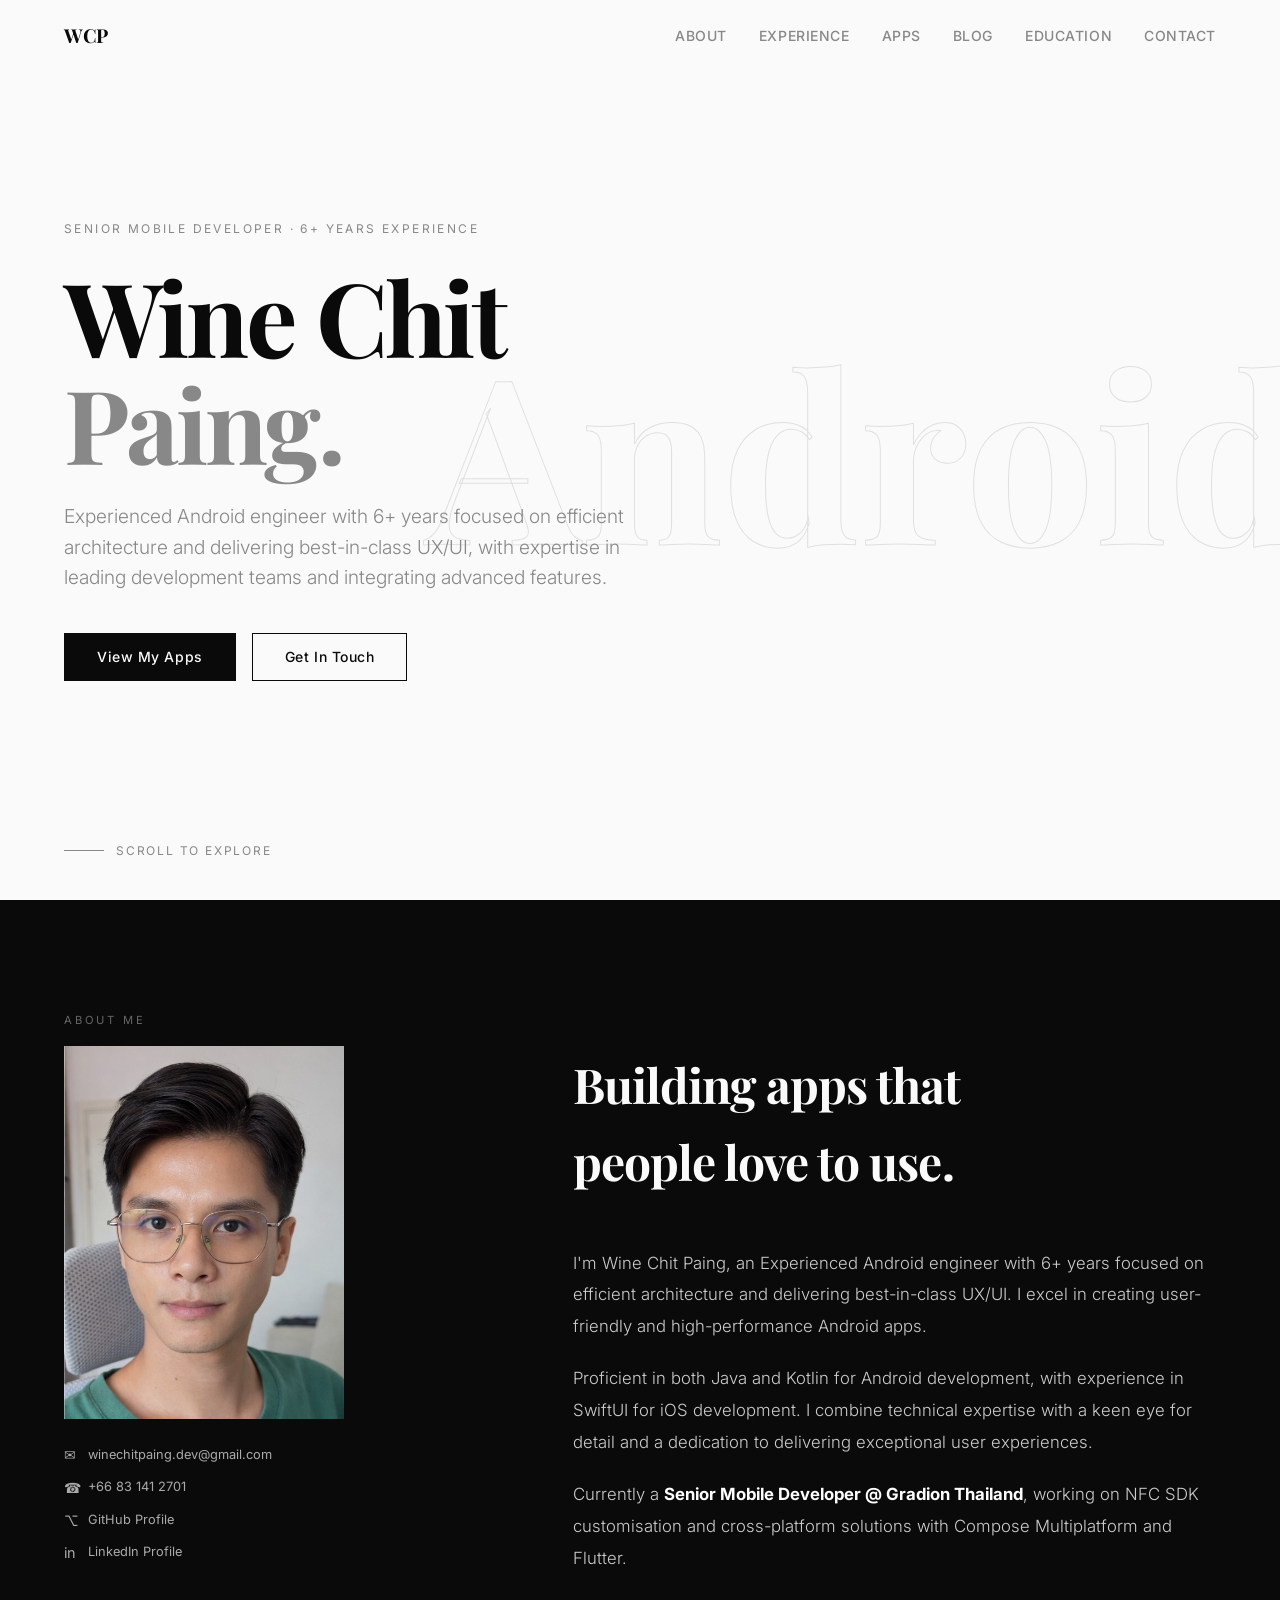
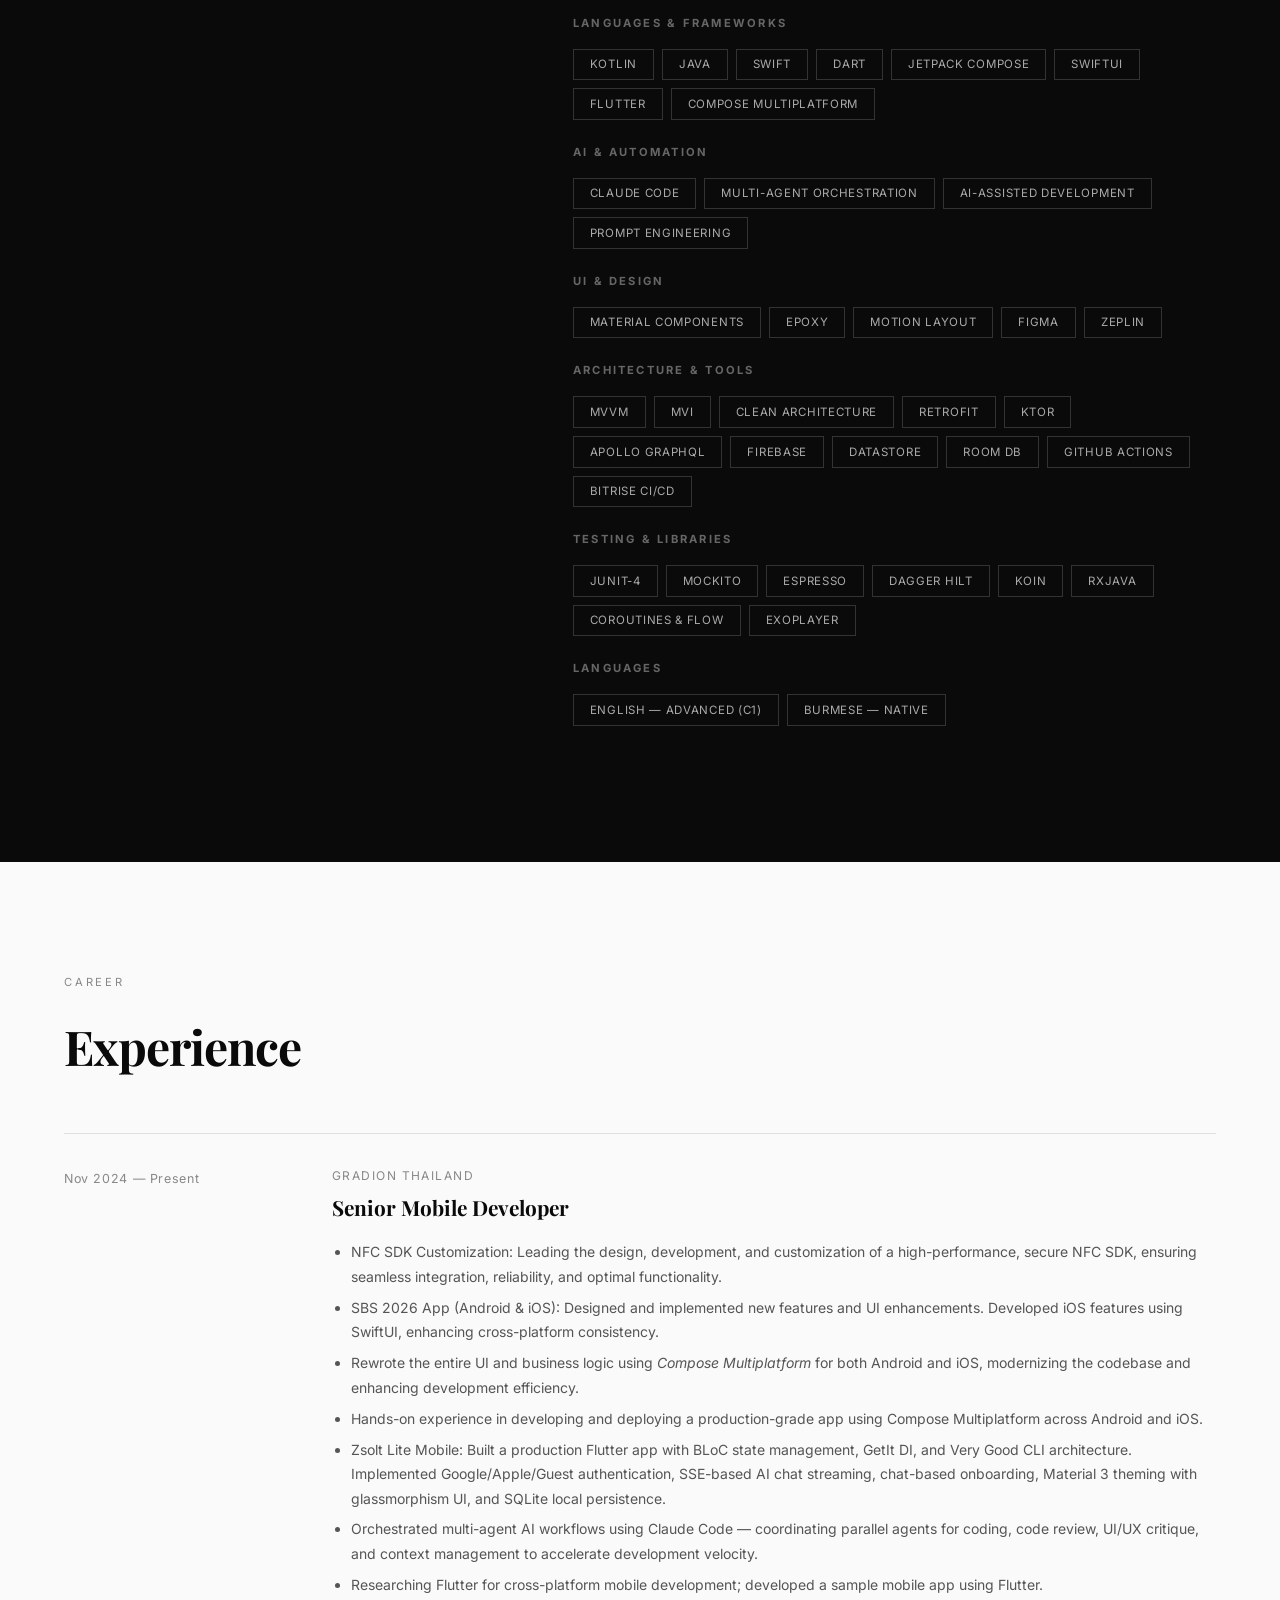
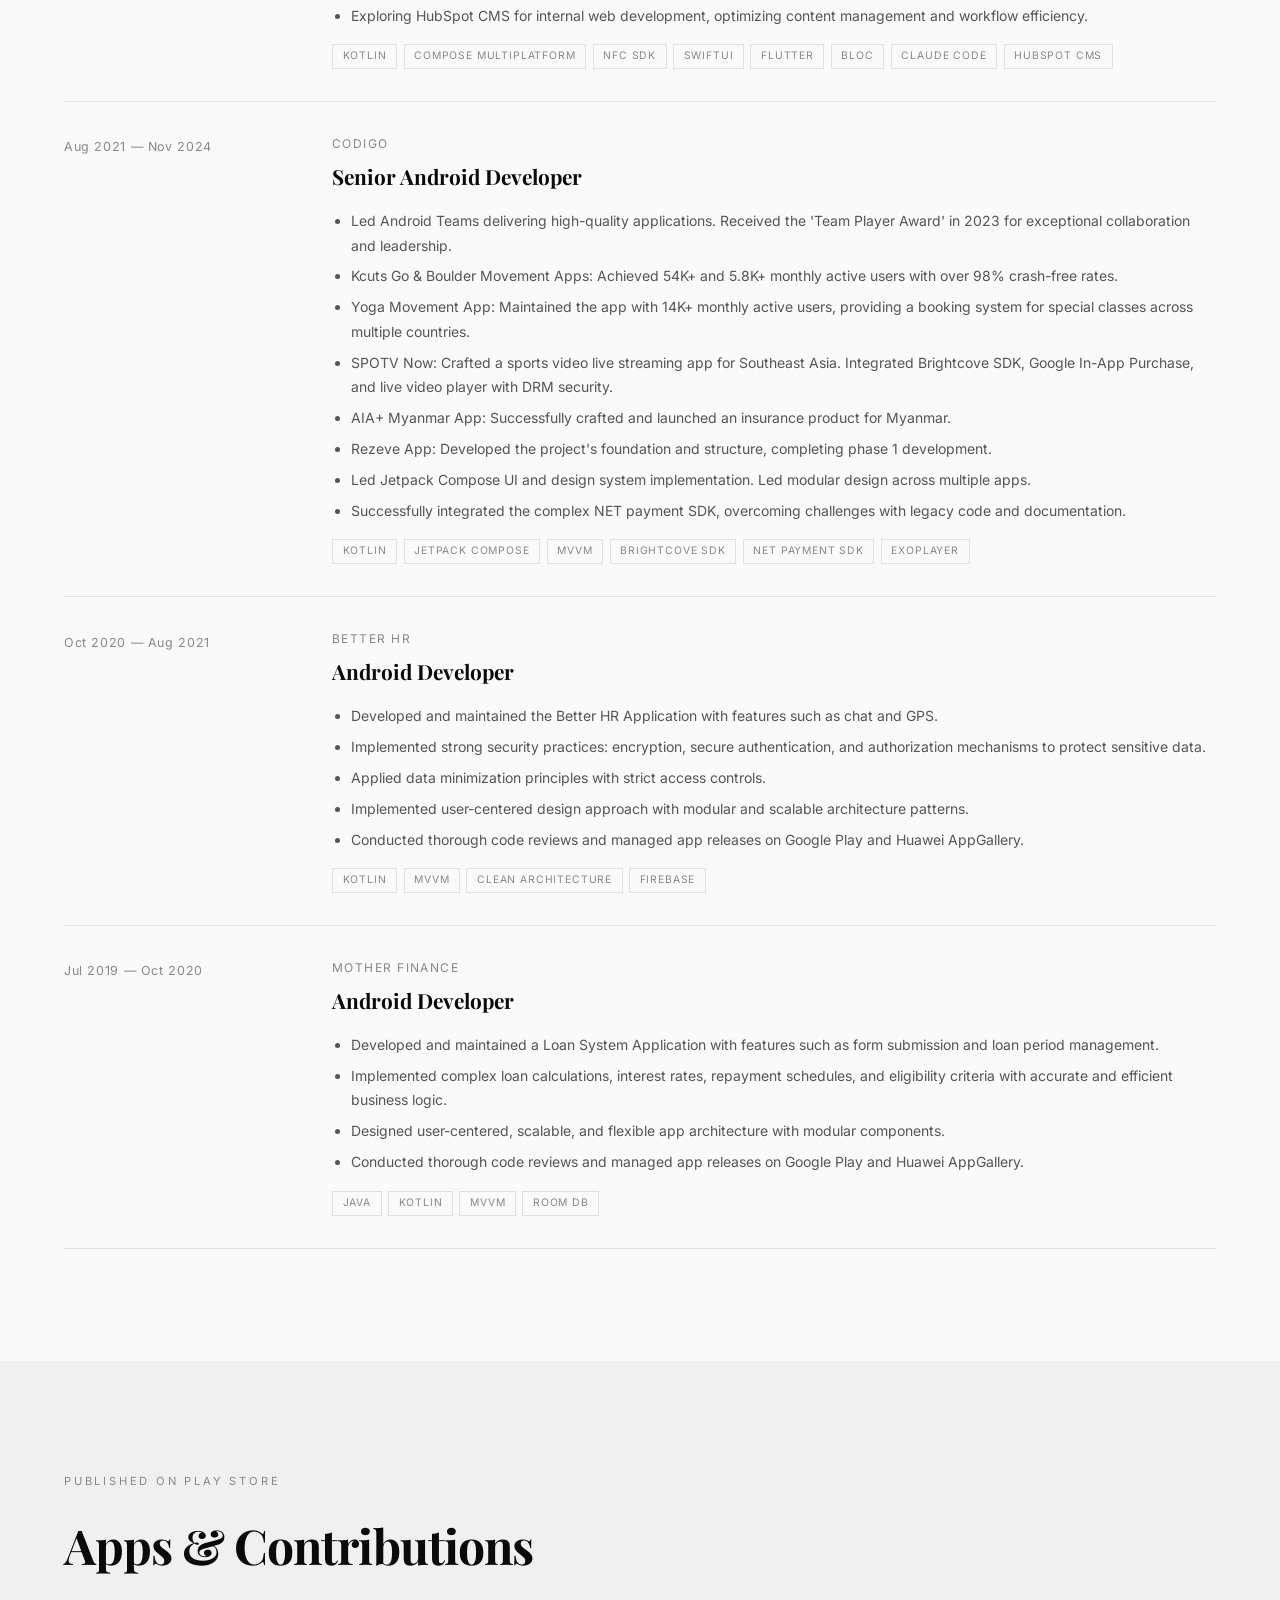
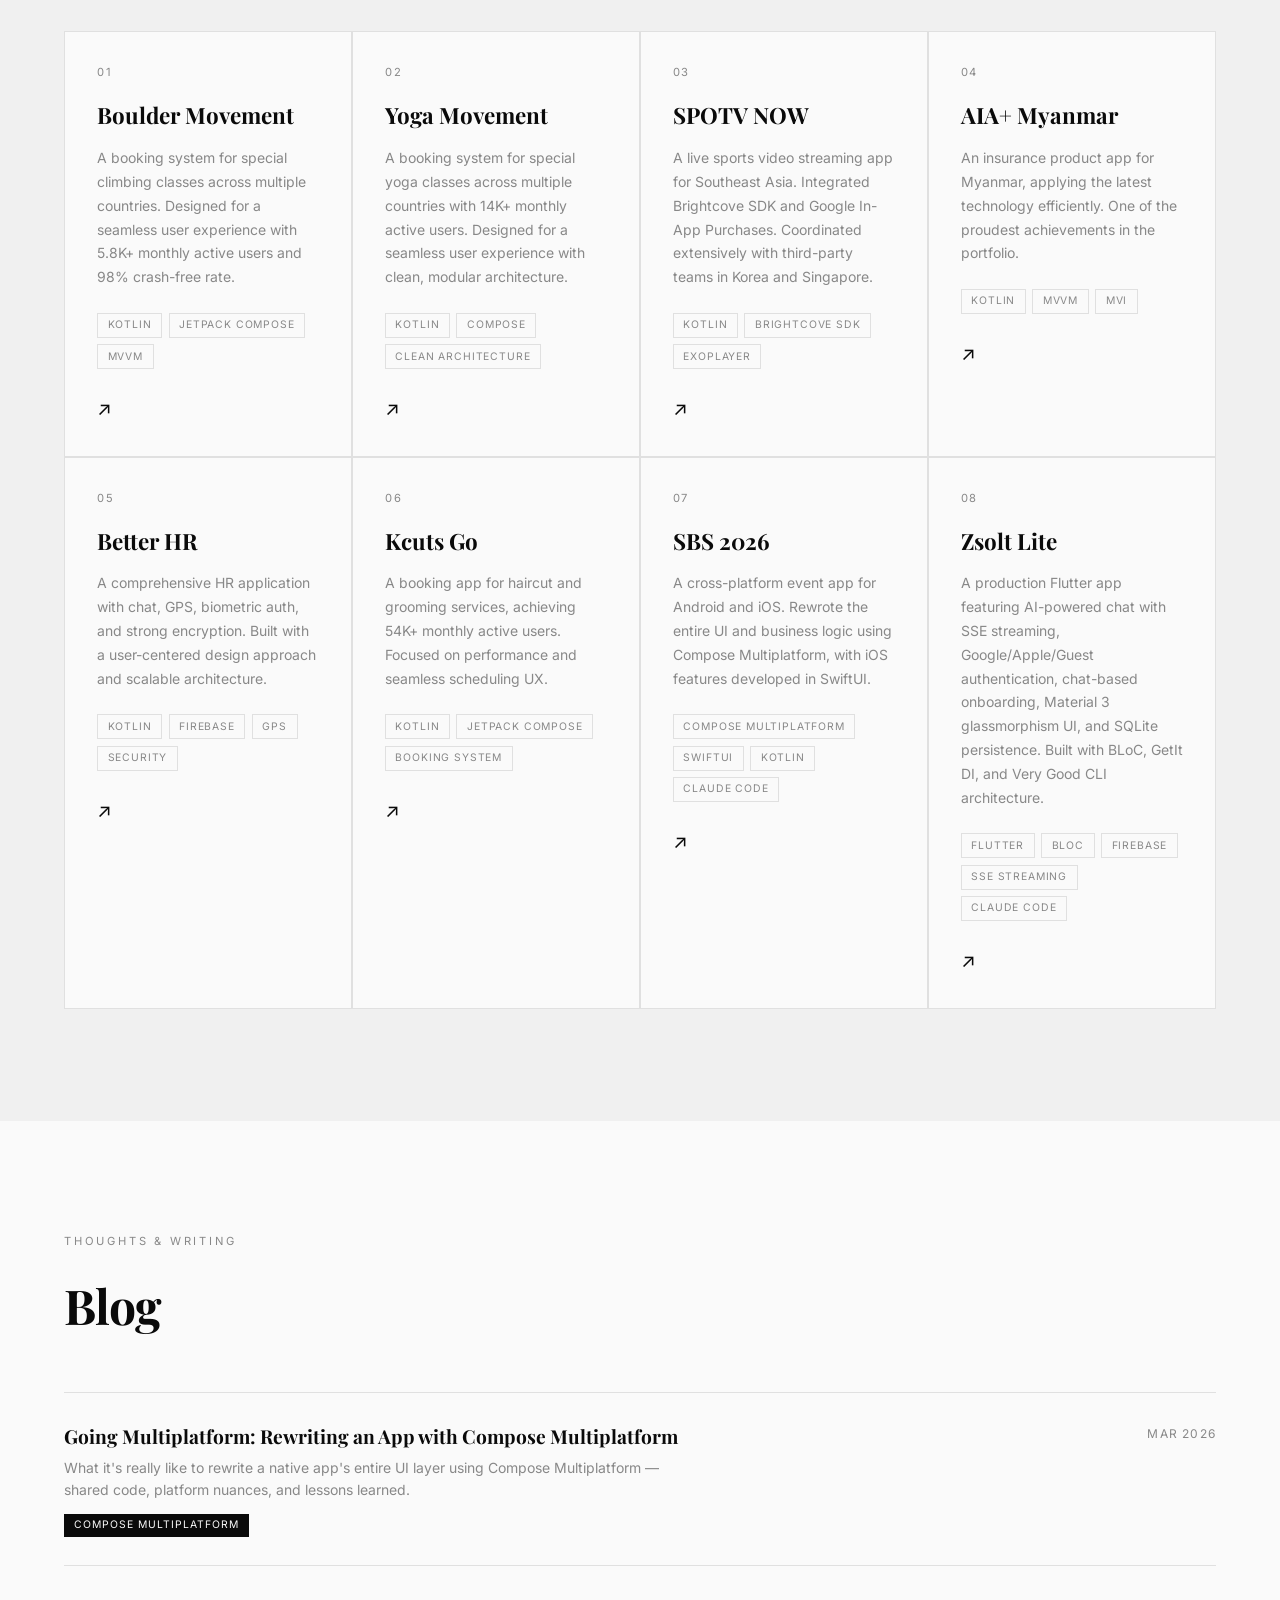
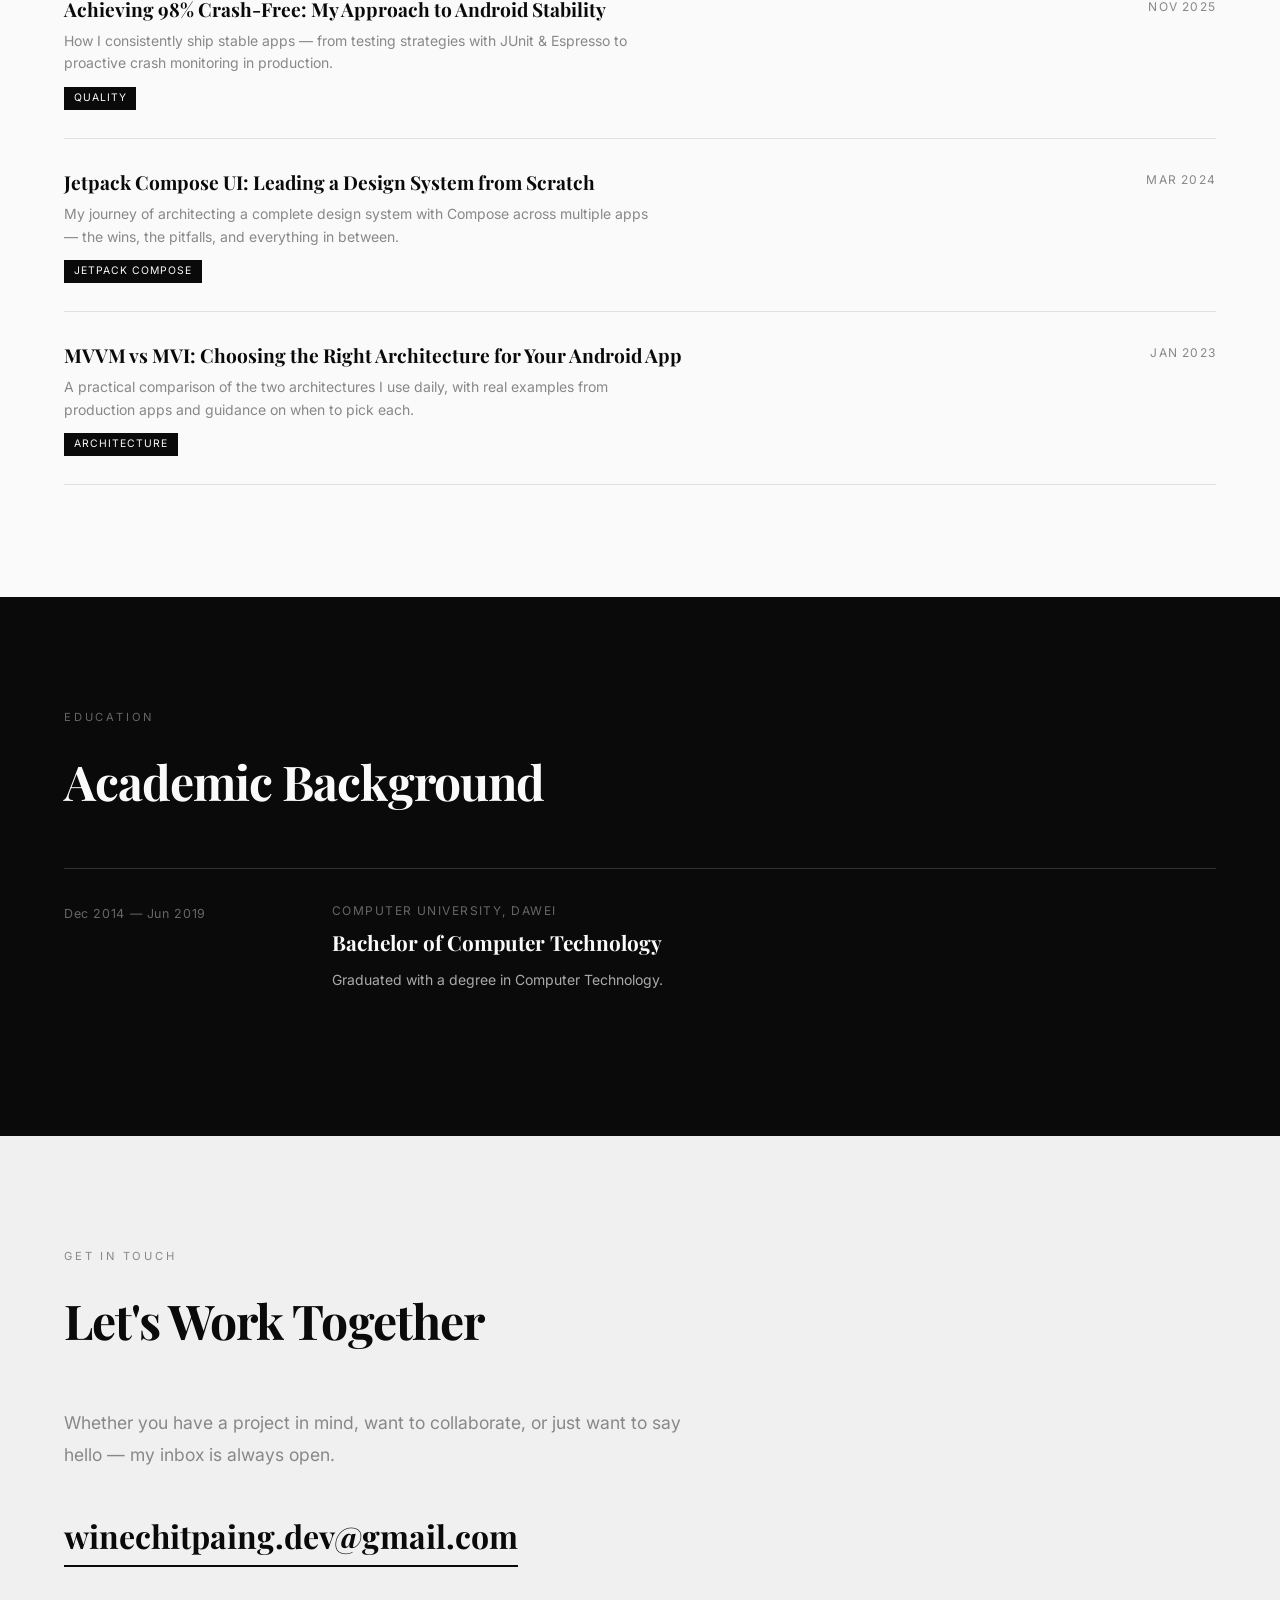
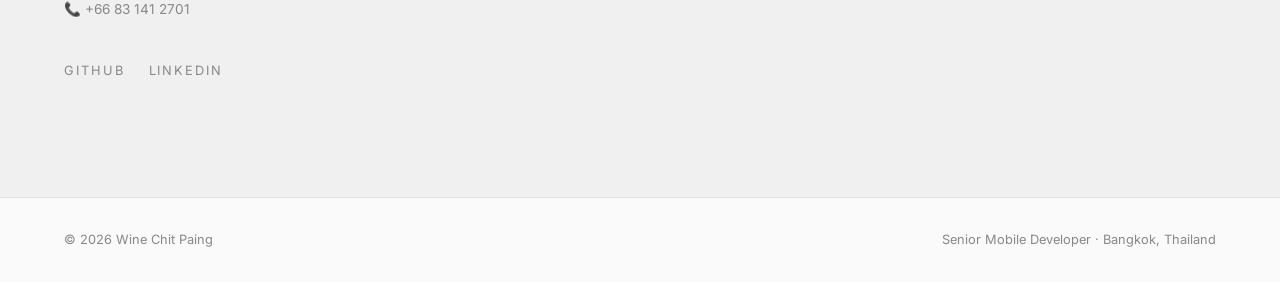
<file: index.html>
<!DOCTYPE html>
<html lang="en">
<head>
<meta charset="UTF-8" />
<meta name="viewport" content="width=device-width, initial-scale=1.0"/>
<title>Wine Chit Paing — Senior Mobile Developer</title>
<link href="https://fonts.googleapis.com/css2?family=Playfair+Display:wght@400;700&family=Inter:wght@300;400;500;600&display=swap" rel="stylesheet"/>
<link rel="stylesheet" href="css/styles.css"/>
</head>
<body>

<nav id="navbar">
  <a href="#hero" class="nav-logo">WCP</a>
  <button class="nav-toggle" id="navToggle" aria-label="Toggle navigation">
    <span></span><span></span><span></span>
  </button>
  <ul class="nav-links" id="navLinks">
    <li><a href="#about">About</a></li>
    <li><a href="#experience">Experience</a></li>
    <li><a href="#projects">Apps</a></li>
    <li><a href="#blog">Blog</a></li>
    <li><a href="#education">Education</a></li>
    <li><a href="#contact">Contact</a></li>
  </ul>
</nav>

<!-- HERO -->
<section id="hero">
  <div class="hero-bg-text">Android</div>
  <p class="hero-label">Senior Mobile Developer · 6+ Years Experience</p>
  <h1 class="hero-name">Wine Chit<br><span>Paing.</span></h1>
  <p class="hero-tagline">Experienced Android engineer with 6+ years focused on efficient architecture and delivering best-in-class UX/UI, with expertise in leading development teams and integrating advanced features.</p>
  <div class="hero-cta">
    <a href="#projects" class="btn btn-fill">View My Apps</a>
    <a href="#contact" class="btn btn-outline">Get In Touch</a>
  </div>
  <div class="hero-scroll">Scroll to explore</div>
</section>

<!-- ABOUT -->
<section id="about">
  <p class="section-label reveal">About Me</p>
  <div class="about-grid">
    <div class="about-left reveal">
      <div class="about-img"><img src="assets/profile.png" alt="Wine Chit Paing"/></div>
      <div class="contact-info-side">
        <a href="mailto:winechitpaing.dev@gmail.com"><span class="ci-icon">✉</span> winechitpaing.dev@gmail.com</a>
        <a href="tel:+66831412701"><span class="ci-icon">☎</span> +66 83 141 2701</a>
        <a href="https://github.com/winechit-dev" target="_blank"><span class="ci-icon">⌥</span> GitHub Profile</a>
        <a href="https://www.linkedin.com/in/wine-chit-paing-281607224/" target="_blank"><span class="ci-icon">in</span> LinkedIn Profile</a>
      </div>
    </div>
    <div class="reveal">
      <h2 class="section-title">Building apps that<br>people love to use.</h2>
      <div class="about-bio">
        <p>I'm Wine Chit Paing, an Experienced Android engineer with 6+ years focused on efficient architecture and delivering best-in-class UX/UI. I excel in creating user-friendly and high-performance Android apps.</p>
        <p>Proficient in both Java and Kotlin for Android development, with experience in SwiftUI for iOS development. I combine technical expertise with a keen eye for detail and a dedication to delivering exceptional user experiences.</p>
        <p>Currently a <strong style="color:#fff">Senior Mobile Developer @ Gradion Thailand</strong>, working on NFC SDK customisation and cross-platform solutions with Compose Multiplatform and Flutter.</p>
      </div>
      <div class="skills-section">
        <h4>Languages & Frameworks</h4>
        <div class="skills">
          <span class="skill-tag">Kotlin</span><span class="skill-tag">Java</span><span class="skill-tag">Swift</span><span class="skill-tag">Dart</span>
          <span class="skill-tag">Jetpack Compose</span><span class="skill-tag">SwiftUI</span><span class="skill-tag">Flutter</span>
          <span class="skill-tag">Compose Multiplatform</span>
        </div>
        <h4>AI & Automation</h4>
        <div class="skills">
          <span class="skill-tag">Claude Code</span><span class="skill-tag">Multi-Agent Orchestration</span><span class="skill-tag">AI-Assisted Development</span><span class="skill-tag">Prompt Engineering</span>
        </div>
        <h4>UI & Design</h4>
        <div class="skills">
          <span class="skill-tag">Material Components</span><span class="skill-tag">Epoxy</span><span class="skill-tag">Motion Layout</span>
          <span class="skill-tag">Figma</span><span class="skill-tag">Zeplin</span>
        </div>
        <h4>Architecture & Tools</h4>
        <div class="skills">
          <span class="skill-tag">MVVM</span><span class="skill-tag">MVI</span><span class="skill-tag">Clean Architecture</span>
          <span class="skill-tag">Retrofit</span><span class="skill-tag">Ktor</span><span class="skill-tag">Apollo GraphQL</span>
          <span class="skill-tag">Firebase</span><span class="skill-tag">DataStore</span><span class="skill-tag">Room DB</span>
          <span class="skill-tag">GitHub Actions</span><span class="skill-tag">Bitrise CI/CD</span>
        </div>
        <h4>Testing & Libraries</h4>
        <div class="skills">
          <span class="skill-tag">JUnit-4</span><span class="skill-tag">Mockito</span><span class="skill-tag">Espresso</span>
          <span class="skill-tag">Dagger Hilt</span><span class="skill-tag">Koin</span><span class="skill-tag">RxJava</span>
          <span class="skill-tag">Coroutines & Flow</span><span class="skill-tag">ExoPlayer</span>
        </div>
        <h4>Languages</h4>
        <div class="skills">
          <span class="skill-tag">English — Advanced (C1)</span><span class="skill-tag">Burmese — Native</span>
        </div>
      </div>
    </div>
  </div>
</section>

<!-- EXPERIENCE -->
<section id="experience">
  <p class="section-label reveal">Career</p>
  <h2 class="section-title reveal">Experience</h2>
  <div class="exp-list reveal">

    <div class="exp-item">
      <div>
        <p class="exp-date">Nov 2024 — Present</p>
      </div>
      <div>
        <p class="exp-company">Gradion Thailand</p>
        <h3 class="exp-role">Senior Mobile Developer</h3>
        <ul class="exp-desc">
          <li>NFC SDK Customization: Leading the design, development, and customization of a high-performance, secure NFC SDK, ensuring seamless integration, reliability, and optimal functionality.</li>
          <li>SBS 2026 App (Android & iOS): Designed and implemented new features and UI enhancements. Developed iOS features using SwiftUI, enhancing cross-platform consistency.</li>
          <li>Rewrote the entire UI and business logic using <em>Compose Multiplatform</em> for both Android and iOS, modernizing the codebase and enhancing development efficiency.</li>
          <li>Hands-on experience in developing and deploying a production-grade app using Compose Multiplatform across Android and iOS.</li>
          <li>Zsolt Lite Mobile: Built a production Flutter app with BLoC state management, GetIt DI, and Very Good CLI architecture. Implemented Google/Apple/Guest authentication, SSE-based AI chat streaming, chat-based onboarding, Material 3 theming with glassmorphism UI, and SQLite local persistence.</li>
          <li>Orchestrated multi-agent AI workflows using Claude Code — coordinating parallel agents for coding, code review, UI/UX critique, and context management to accelerate development velocity.</li>
          <li>Researching Flutter for cross-platform mobile development; developed a sample mobile app using Flutter.</li>
          <li>Exploring HubSpot CMS for internal web development, optimizing content management and workflow efficiency.</li>
        </ul>
        <div class="exp-tags"><span>Kotlin</span><span>Compose Multiplatform</span><span>NFC SDK</span><span>SwiftUI</span><span>Flutter</span><span>BLoC</span><span>Claude Code</span><span>HubSpot CMS</span></div>
      </div>
    </div>

    <div class="exp-item">
      <div>
        <p class="exp-date">Aug 2021 — Nov 2024</p>
      </div>
      <div>
        <p class="exp-company">Codigo</p>
        <h3 class="exp-role">Senior Android Developer</h3>
        <ul class="exp-desc">
          <li>Led Android Teams delivering high-quality applications. Received the 'Team Player Award' in 2023 for exceptional collaboration and leadership.</li>
          <li>Kcuts Go & Boulder Movement Apps: Achieved 54K+ and 5.8K+ monthly active users with over 98% crash-free rates.</li>
          <li>Yoga Movement App: Maintained the app with 14K+ monthly active users, providing a booking system for special classes across multiple countries.</li>
          <li>SPOTV Now: Crafted a sports video live streaming app for Southeast Asia. Integrated Brightcove SDK, Google In-App Purchase, and live video player with DRM security.</li>
          <li>AIA+ Myanmar App: Successfully crafted and launched an insurance product for Myanmar.</li>
          <li>Rezeve App: Developed the project's foundation and structure, completing phase 1 development.</li>
          <li>Led Jetpack Compose UI and design system implementation. Led modular design across multiple apps.</li>
          <li>Successfully integrated the complex NET payment SDK, overcoming challenges with legacy code and documentation.</li>
        </ul>
        <div class="exp-tags"><span>Kotlin</span><span>Jetpack Compose</span><span>MVVM</span><span>Brightcove SDK</span><span>NET Payment SDK</span><span>ExoPlayer</span></div>
      </div>
    </div>

    <div class="exp-item">
      <div>
        <p class="exp-date">Oct 2020 — Aug 2021</p>
      </div>
      <div>
        <p class="exp-company">Better HR</p>
        <h3 class="exp-role">Android Developer</h3>
        <ul class="exp-desc">
          <li>Developed and maintained the Better HR Application with features such as chat and GPS.</li>
          <li>Implemented strong security practices: encryption, secure authentication, and authorization mechanisms to protect sensitive data.</li>
          <li>Applied data minimization principles with strict access controls.</li>
          <li>Implemented user-centered design approach with modular and scalable architecture patterns.</li>
          <li>Conducted thorough code reviews and managed app releases on Google Play and Huawei AppGallery.</li>
        </ul>
        <div class="exp-tags"><span>Kotlin</span><span>MVVM</span><span>Clean Architecture</span><span>Firebase</span></div>
      </div>
    </div>

    <div class="exp-item">
      <div>
        <p class="exp-date">Jul 2019 — Oct 2020</p>
      </div>
      <div>
        <p class="exp-company">Mother Finance</p>
        <h3 class="exp-role">Android Developer</h3>
        <ul class="exp-desc">
          <li>Developed and maintained a Loan System Application with features such as form submission and loan period management.</li>
          <li>Implemented complex loan calculations, interest rates, repayment schedules, and eligibility criteria with accurate and efficient business logic.</li>
          <li>Designed user-centered, scalable, and flexible app architecture with modular components.</li>
          <li>Conducted thorough code reviews and managed app releases on Google Play and Huawei AppGallery.</li>
        </ul>
        <div class="exp-tags"><span>Java</span><span>Kotlin</span><span>MVVM</span><span>Room DB</span></div>
      </div>
    </div>

  </div>
</section>

<!-- APPS / PROJECTS -->
<section id="projects">
  <p class="section-label reveal">Published on Play Store</p>
  <h2 class="section-title reveal">Apps & Contributions</h2>
  <div class="projects-grid reveal">
    <a href="https://play.google.com/store/apps/details?id=com.bouldermovement.mobileapp" target="_blank" class="project-card">
      <p class="project-num">01</p>
      <h3 class="project-name">Boulder Movement</h3>
      <p class="project-desc">A booking system for special climbing classes across multiple countries. Designed for a seamless user experience with 5.8K+ monthly active users and 98% crash-free rate.</p>
      <div class="project-tags"><span>Kotlin</span><span>Jetpack Compose</span><span>MVVM</span></div>
      <span class="project-arrow">↗</span>
    </a>
    <a href="https://play.google.com/store/apps/details?id=com.yogamovement.android" target="_blank" class="project-card">
      <p class="project-num">02</p>
      <h3 class="project-name">Yoga Movement</h3>
      <p class="project-desc">A booking system for special yoga classes across multiple countries with 14K+ monthly active users. Designed for a seamless user experience with clean, modular architecture.</p>
      <div class="project-tags"><span>Kotlin</span><span>Compose</span><span>Clean Architecture</span></div>
      <span class="project-arrow">↗</span>
    </a>
    <a href="https://play.google.com/store/apps/details?id=com.spotvnow.app" target="_blank" class="project-card">
      <p class="project-num">03</p>
      <h3 class="project-name">SPOTV NOW</h3>
      <p class="project-desc">A live sports video streaming app for Southeast Asia. Integrated Brightcove SDK and Google In-App Purchases. Coordinated extensively with third-party teams in Korea and Singapore.</p>
      <div class="project-tags"><span>Kotlin</span><span>Brightcove SDK</span><span>ExoPlayer</span></div>
      <span class="project-arrow">↗</span>
    </a>
    <a href="https://play.google.com/store/apps/details?id=com.aiamm.plus" target="_blank" class="project-card">
      <p class="project-num">04</p>
      <h3 class="project-name">AIA+ Myanmar</h3>
      <p class="project-desc">An insurance product app for Myanmar, applying the latest technology efficiently. One of the proudest achievements in the portfolio.</p>
      <div class="project-tags"><span>Kotlin</span><span>MVVM</span><span>MVI</span></div>
      <span class="project-arrow">↗</span>
    </a>
    <a href="https://play.google.com/store/apps/details?id=co.nexlabs.betterhr" target="_blank" class="project-card">
      <p class="project-num">05</p>
      <h3 class="project-name">Better HR</h3>
      <p class="project-desc">A comprehensive HR application with chat, GPS, biometric auth, and strong encryption. Built with a user-centered design approach and scalable architecture.</p>
      <div class="project-tags"><span>Kotlin</span><span>Firebase</span><span>GPS</span><span>Security</span></div>
      <span class="project-arrow">↗</span>
    </a>
    <a href="https://play.google.com/store/apps/details?id=com.kcutsgo.customer" target="_blank" class="project-card">
      <p class="project-num">06</p>
      <h3 class="project-name">Kcuts Go</h3>
      <p class="project-desc">A booking app for haircut and grooming services, achieving 54K+ monthly active users. Focused on performance and seamless scheduling UX.</p>
      <div class="project-tags"><span>Kotlin</span><span>Jetpack Compose</span><span>Booking System</span></div>
      <span class="project-arrow">↗</span>
    </a>
    <a href="https://play.google.com/store/apps/details?id=com.nfq.nfqsummit" target="_blank" class="project-card">
      <p class="project-num">07</p>
      <h3 class="project-name">SBS 2026</h3>
      <p class="project-desc">A cross-platform event app for Android and iOS. Rewrote the entire UI and business logic using Compose Multiplatform, with iOS features developed in SwiftUI.</p>
      <div class="project-tags"><span>Compose Multiplatform</span><span>SwiftUI</span><span>Kotlin</span><span>Claude Code</span></div>
      <span class="project-arrow">↗</span>
    </a>
    <div class="project-card">
      <p class="project-num">08</p>
      <h3 class="project-name">Zsolt Lite</h3>
      <p class="project-desc">A production Flutter app featuring AI-powered chat with SSE streaming, Google/Apple/Guest authentication, chat-based onboarding, Material 3 glassmorphism UI, and SQLite persistence. Built with BLoC, GetIt DI, and Very Good CLI architecture.</p>
      <div class="project-tags"><span>Flutter</span><span>BLoC</span><span>Firebase</span><span>SSE Streaming</span><span>Claude Code</span></div>
      <span class="project-arrow">↗</span>
    </div>
  </div>
</section>

<!-- BLOG -->
<section id="blog">
  <p class="section-label reveal">Thoughts & Writing</p>
  <h2 class="section-title reveal">Blog</h2>
  <div class="blog-list reveal">
    <a href="blog/compose-multiplatform.html" class="blog-item">
      <div>
        <h3 class="blog-title">Going Multiplatform: Rewriting an App with Compose Multiplatform</h3>
        <p class="blog-excerpt">What it's really like to rewrite a native app's entire UI layer using Compose Multiplatform — shared code, platform nuances, and lessons learned.</p>
        <span class="blog-tag">Compose Multiplatform</span>
      </div>
      <p class="blog-meta">Mar 2026</p>
    </a>
    <a href="blog/crash-free-android.html" class="blog-item">
      <div>
        <h3 class="blog-title">Achieving 98% Crash-Free: My Approach to Android Stability</h3>
        <p class="blog-excerpt">How I consistently ship stable apps — from testing strategies with JUnit & Espresso to proactive crash monitoring in production.</p>
        <span class="blog-tag">Quality</span>
      </div>
      <p class="blog-meta">Nov 2025</p>
    </a>
    <a href="blog/jetpack-compose-design-system.html" class="blog-item">
      <div>
        <h3 class="blog-title">Jetpack Compose UI: Leading a Design System from Scratch</h3>
        <p class="blog-excerpt">My journey of architecting a complete design system with Compose across multiple apps — the wins, the pitfalls, and everything in between.</p>
        <span class="blog-tag">Jetpack Compose</span>
      </div>
      <p class="blog-meta">Mar 2024</p>
    </a>
    <a href="blog/mvvm-vs-mvi.html" class="blog-item">
      <div>
        <h3 class="blog-title">MVVM vs MVI: Choosing the Right Architecture for Your Android App</h3>
        <p class="blog-excerpt">A practical comparison of the two architectures I use daily, with real examples from production apps and guidance on when to pick each.</p>
        <span class="blog-tag">Architecture</span>
      </div>
      <p class="blog-meta">Jan 2023</p>
    </a>
  </div>
</section>

<!-- EDUCATION -->
<section id="education">
  <p class="section-label reveal">Education</p>
  <h2 class="section-title reveal">Academic Background</h2>
  <div class="reveal">
    <div class="edu-item">
      <div>
        <p class="edu-date">Dec 2014 — Jun 2019</p>
      </div>
      <div>
        <p class="edu-school">Computer University, Dawei</p>
        <h3 class="edu-degree">Bachelor of Computer Technology</h3>
        <p class="edu-desc">Graduated with a degree in Computer Technology.</p>
      </div>
    </div>
  </div>
</section>

<!-- CONTACT -->
<section id="contact">
  <p class="section-label reveal">Get In Touch</p>
  <h2 class="section-title reveal">Let's Work Together</h2>
  <div class="contact-inner reveal">
    <p class="contact-intro">Whether you have a project in mind, want to collaborate, or just want to say hello — my inbox is always open.</p>
    <a href="mailto:winechitpaing.dev@gmail.com" class="contact-email">winechitpaing.dev@gmail.com</a>
    <div class="contact-details">
      <a href="tel:+66831412701">📞 +66 83 141 2701</a>
    </div>
    <div class="socials">
      <a href="https://github.com/winechit-dev" target="_blank">GitHub</a>
      <a href="https://www.linkedin.com/in/wine-chit-paing-281607224/" target="_blank">LinkedIn</a>
    </div>
  </div>
</section>

<footer>
  <span>© 2026 Wine Chit Paing</span>
  <span>Senior Mobile Developer · Bangkok, Thailand</span>
</footer>

<script src="js/main.js"></script>
</body>
</html>
</file>
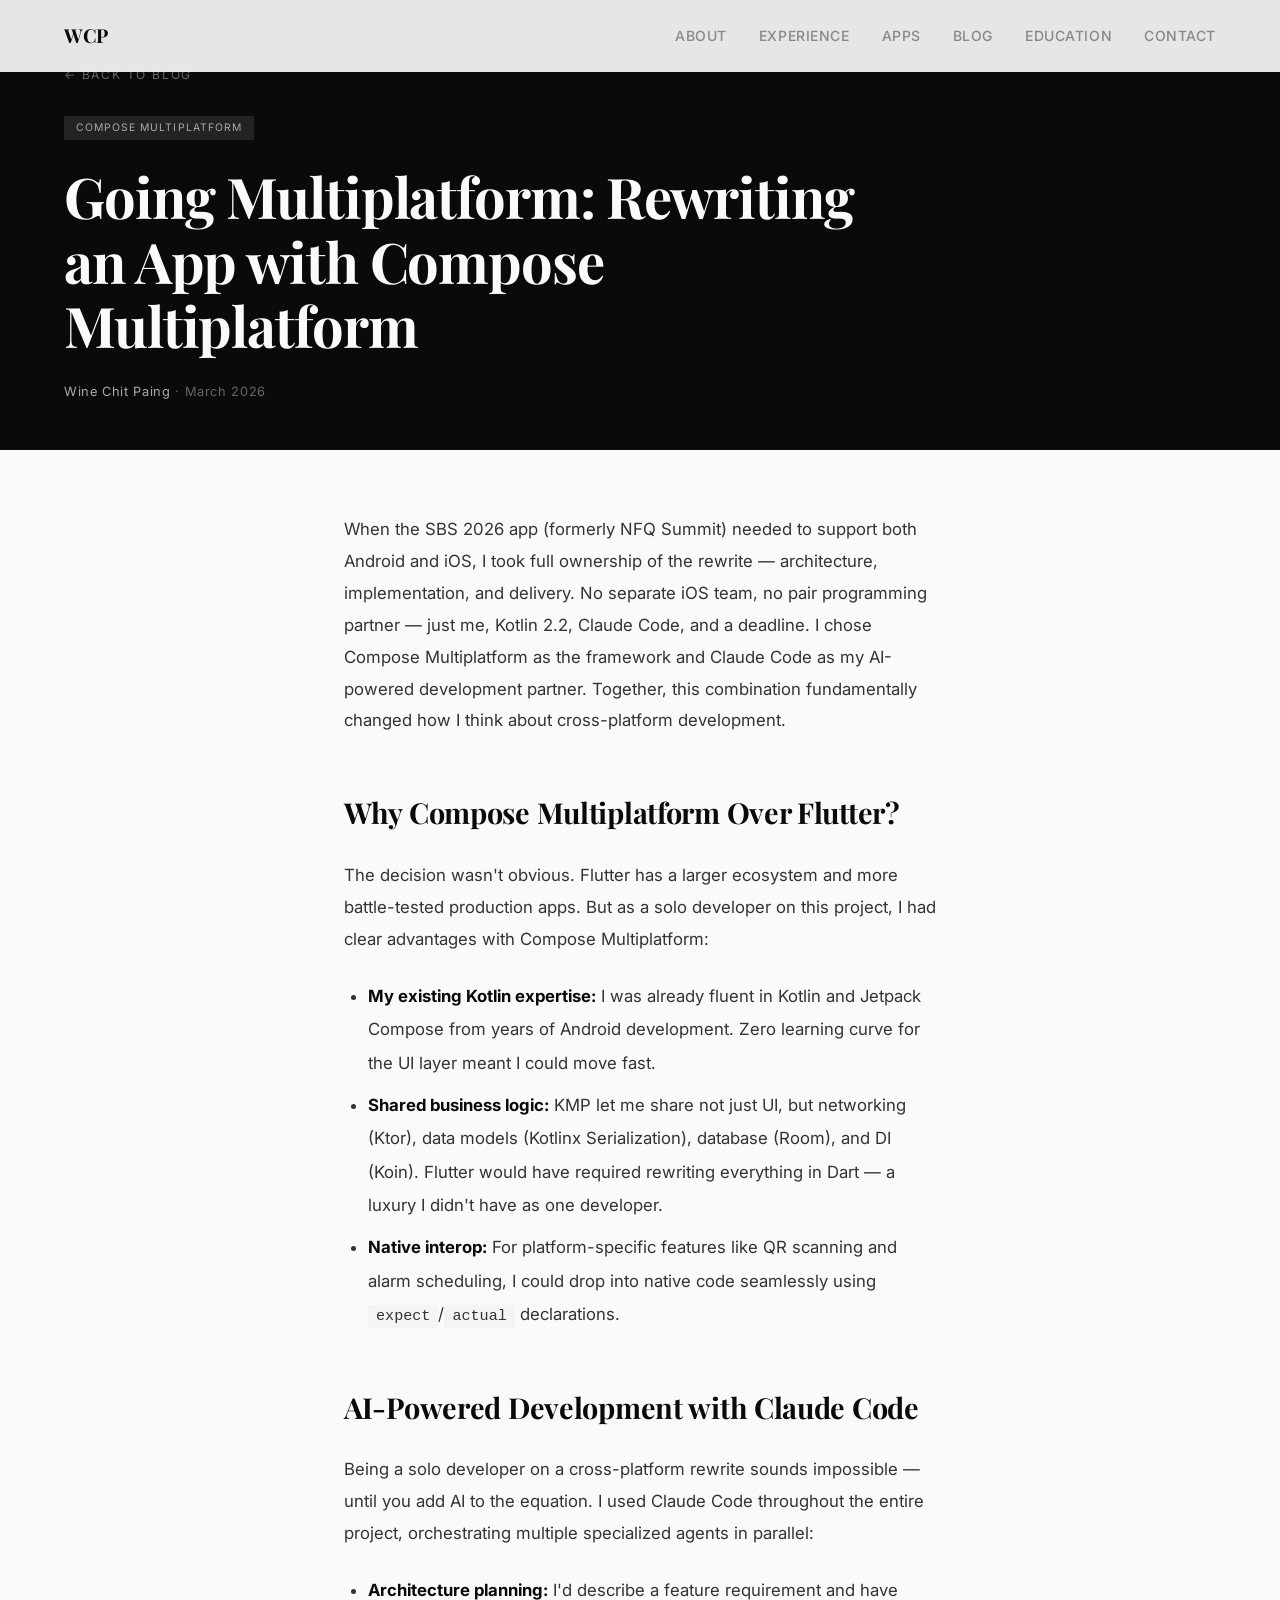
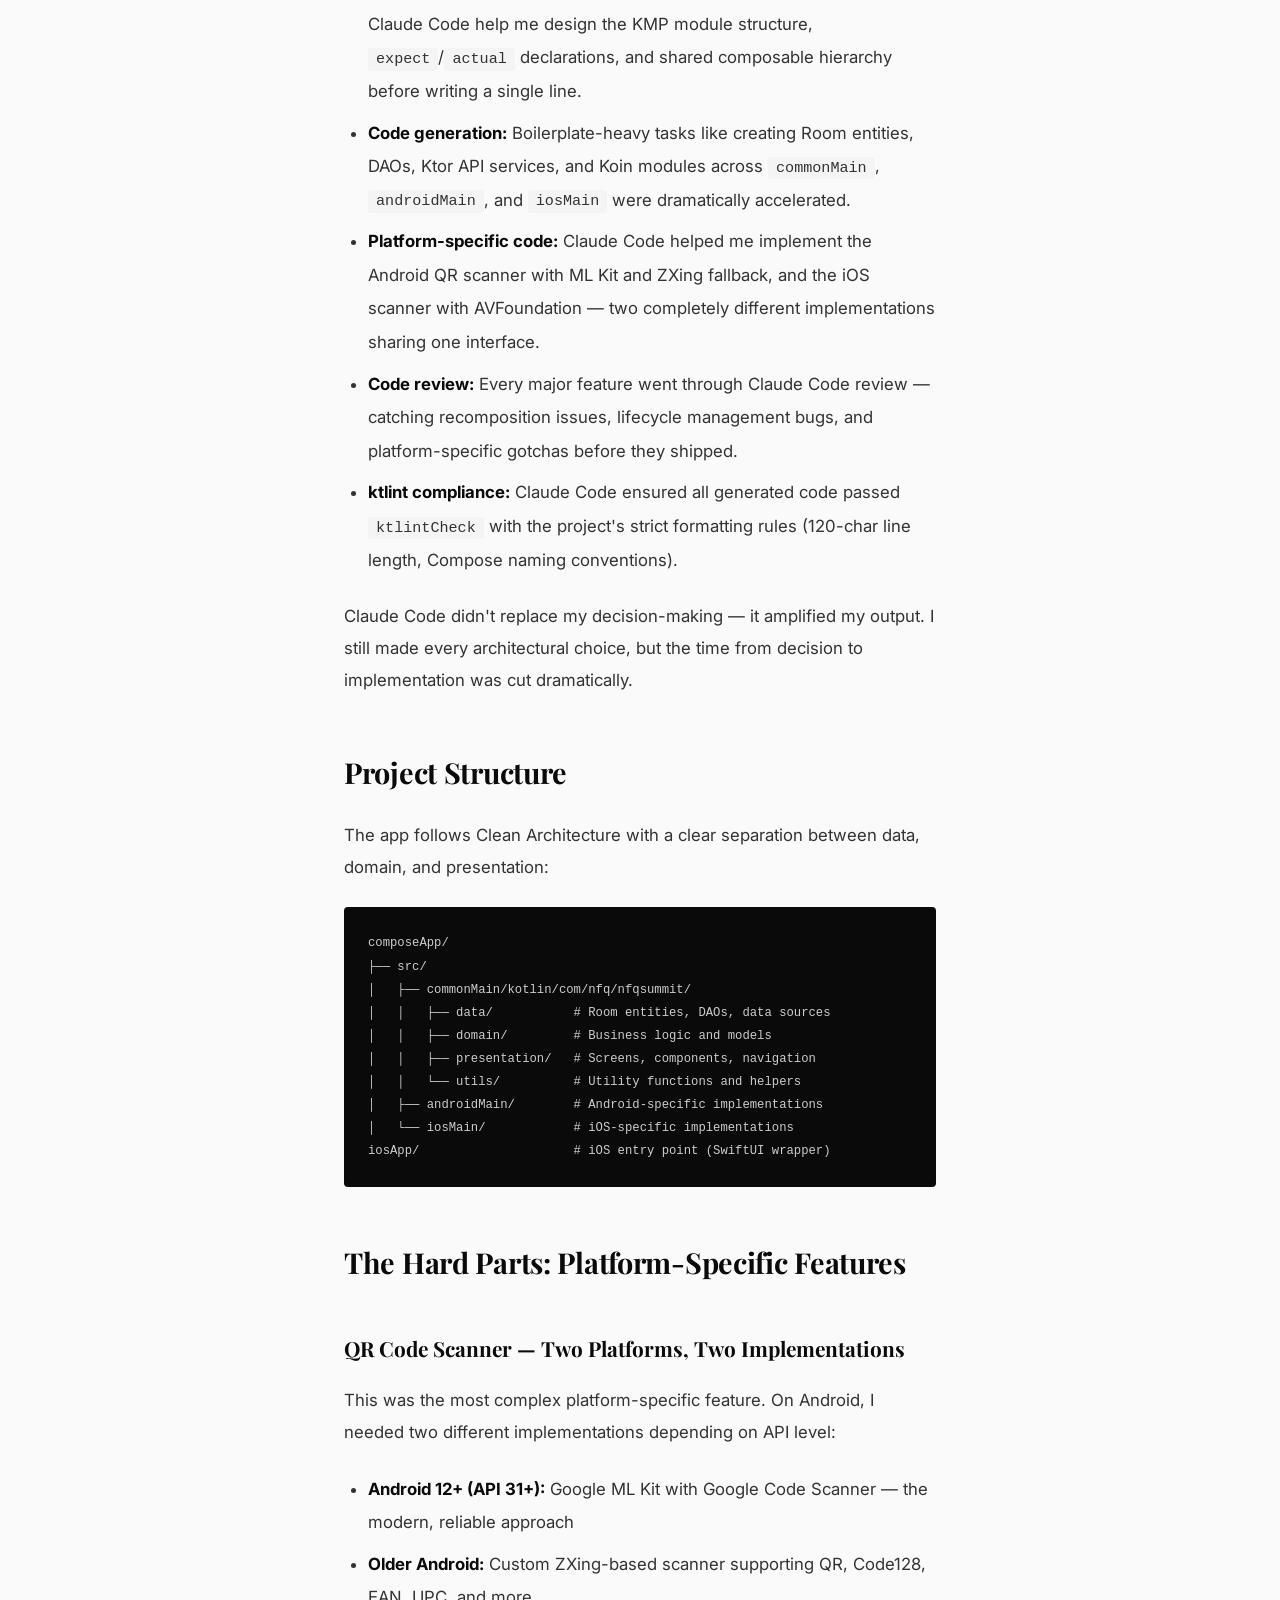
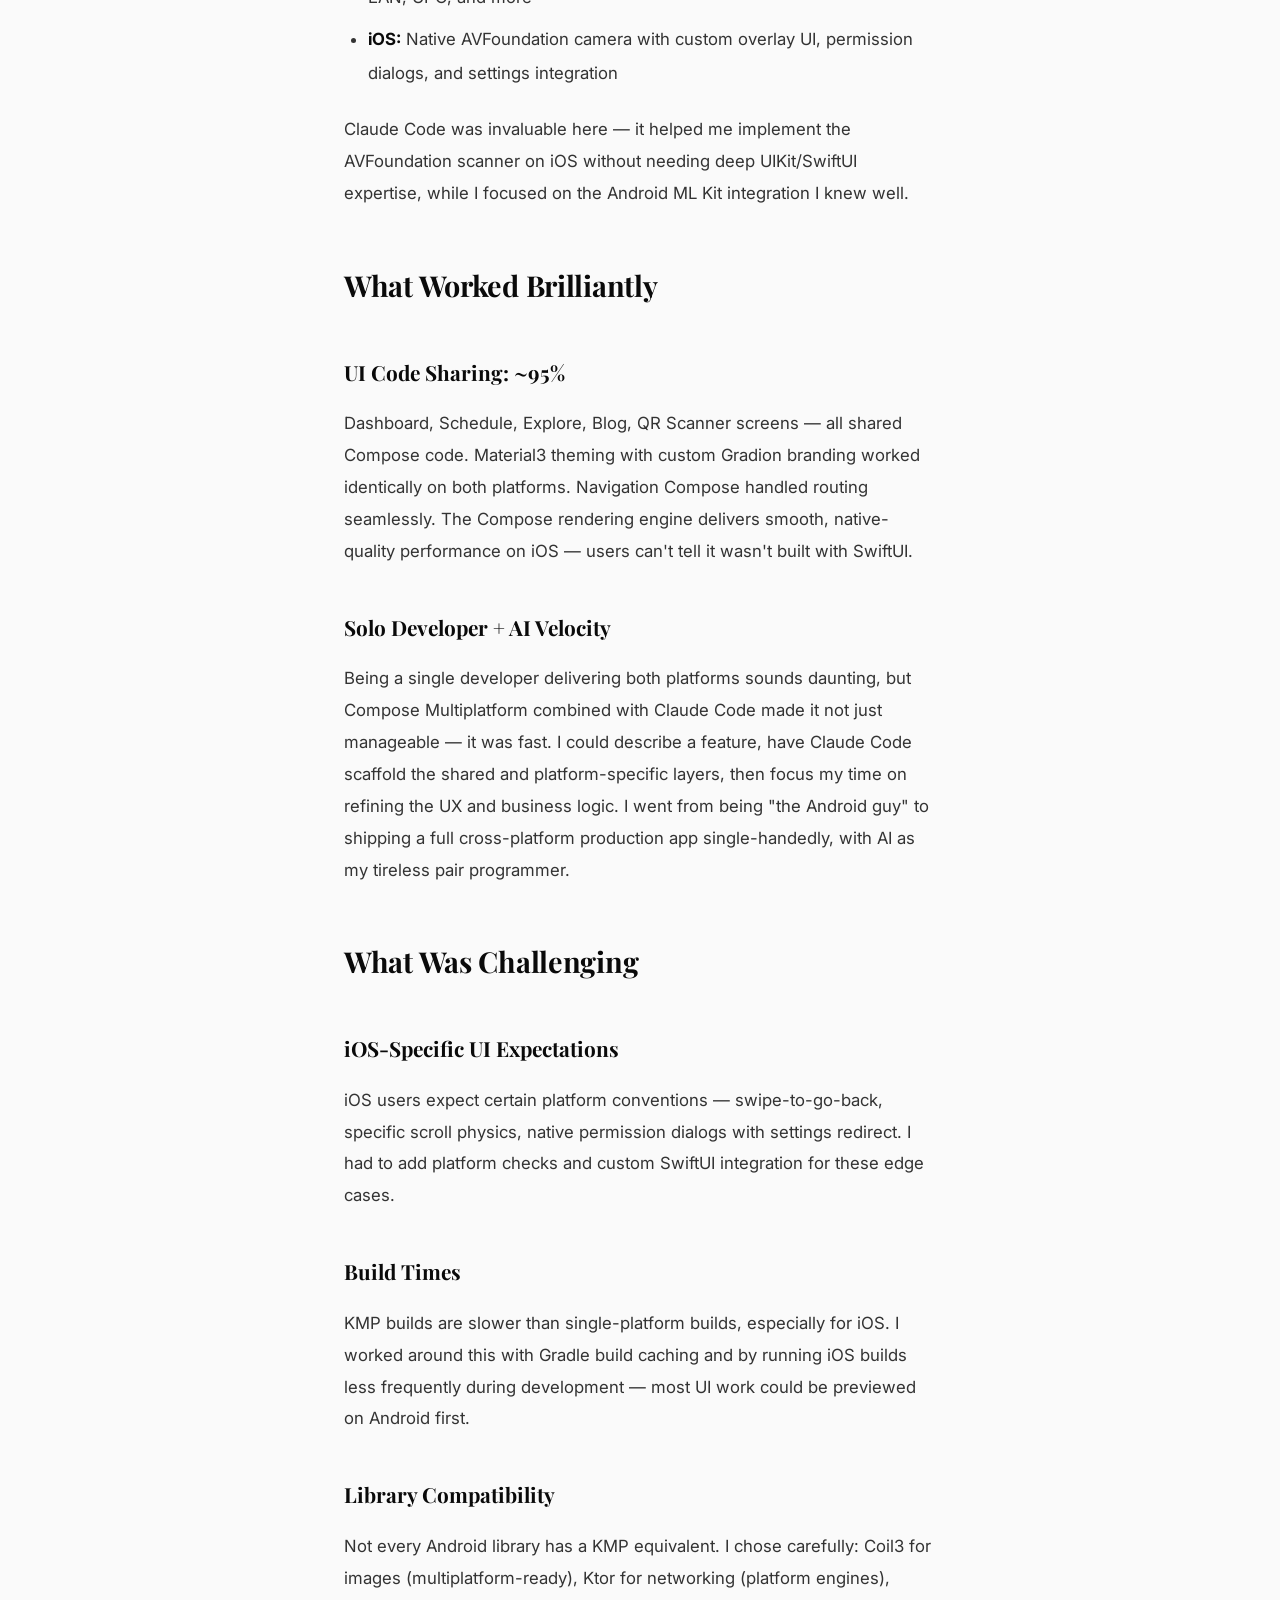
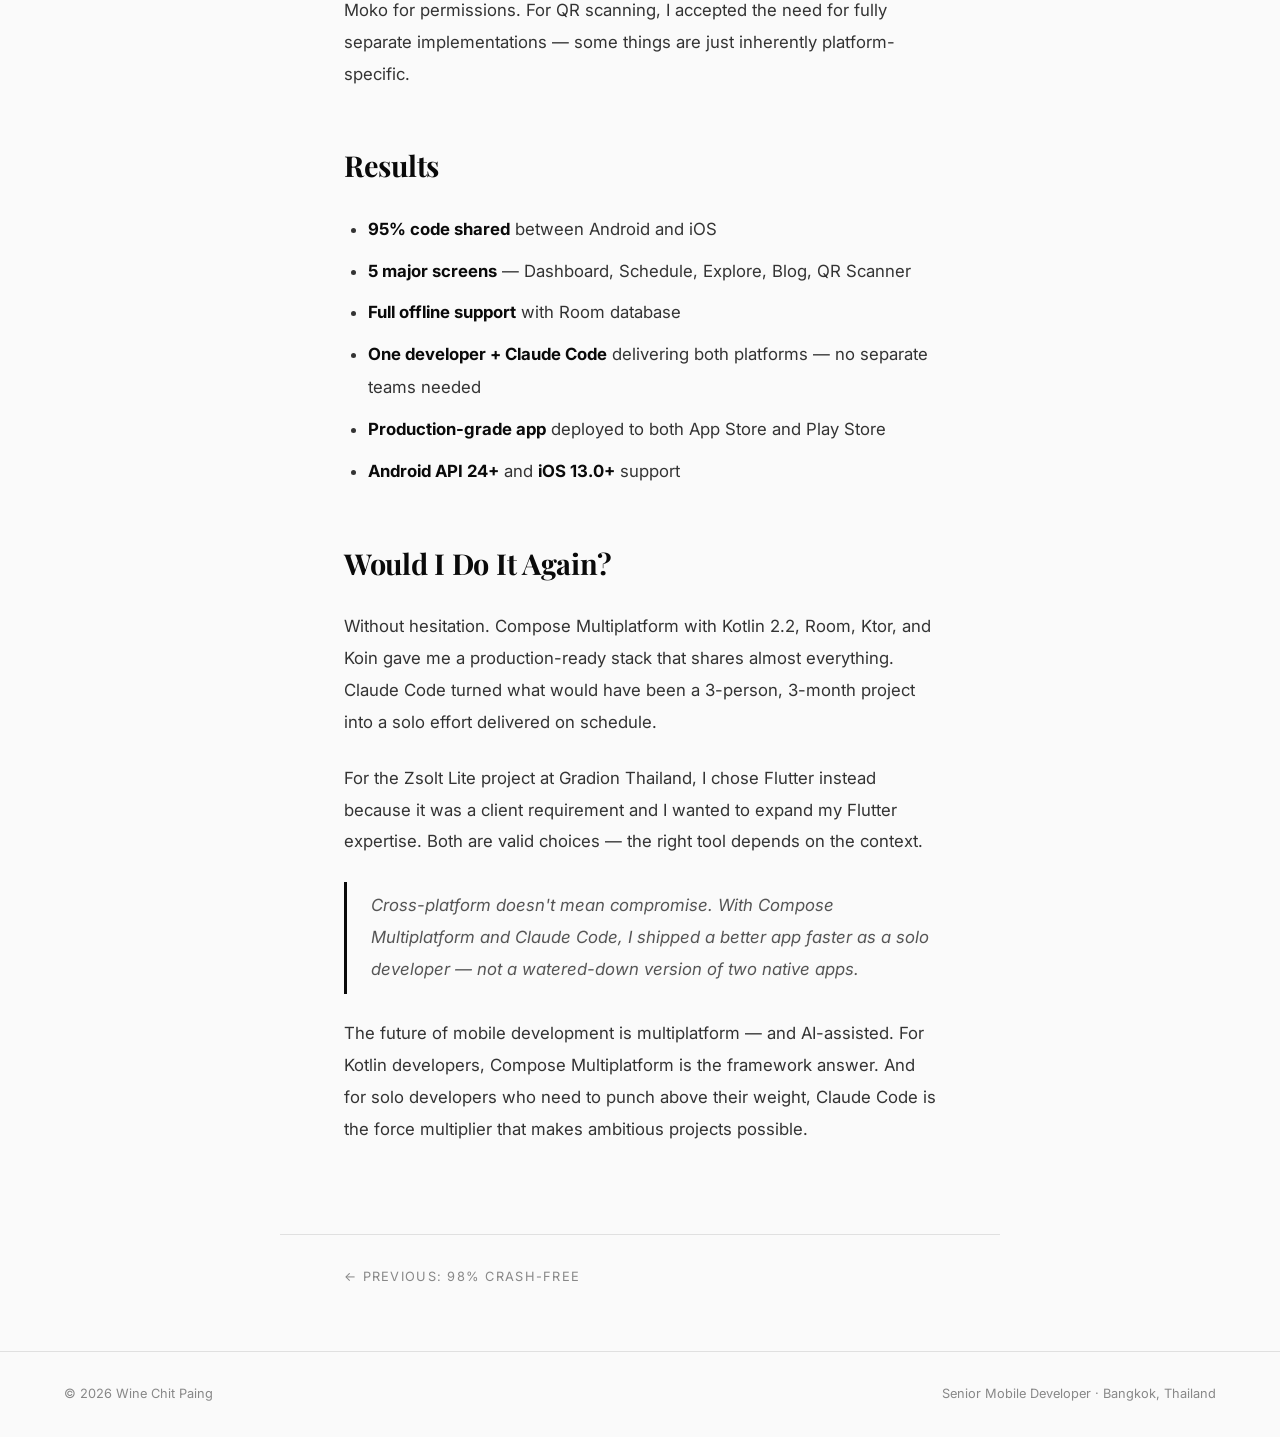
<file: blog/compose-multiplatform.html>
<!DOCTYPE html>
<html lang="en">
<head>
<meta charset="UTF-8" />
<meta name="viewport" content="width=device-width, initial-scale=1.0"/>
<title>Going Multiplatform: Rewriting an App with Compose Multiplatform — Wine Chit Paing</title>
<link href="https://fonts.googleapis.com/css2?family=Playfair+Display:wght@400;700&family=Inter:wght@300;400;500;600&display=swap" rel="stylesheet"/>
<link rel="stylesheet" href="../css/styles.css"/>
<link rel="stylesheet" href="../css/blog.css"/>
</head>
<body>

<nav id="navbar">
  <a href="../index.html#hero" class="nav-logo">WCP</a>
  <button class="nav-toggle" id="navToggle" aria-label="Toggle navigation">
    <span></span><span></span><span></span>
  </button>
  <ul class="nav-links" id="navLinks">
    <li><a href="../index.html#about">About</a></li>
    <li><a href="../index.html#experience">Experience</a></li>
    <li><a href="../index.html#projects">Apps</a></li>
    <li><a href="../index.html#blog">Blog</a></li>
    <li><a href="../index.html#education">Education</a></li>
    <li><a href="../index.html#contact">Contact</a></li>
  </ul>
</nav>

<header class="blog-header">
  <a href="../index.html#blog" class="blog-back">← Back to Blog</a>
  <span class="blog-header-tag">Compose Multiplatform</span>
  <h1 class="blog-header-title">Going Multiplatform: Rewriting an App with Compose Multiplatform</h1>
  <p class="blog-header-meta"><span>Wine Chit Paing</span> · March 2026</p>
</header>

<article class="blog-content">
  <p>When the SBS 2026 app (formerly NFQ Summit) needed to support both Android and iOS, I took full ownership of the rewrite — architecture, implementation, and delivery. No separate iOS team, no pair programming partner — just me, Kotlin 2.2, Claude Code, and a deadline. I chose Compose Multiplatform as the framework and Claude Code as my AI-powered development partner. Together, this combination fundamentally changed how I think about cross-platform development.</p>

  <h2>Why Compose Multiplatform Over Flutter?</h2>
  <p>The decision wasn't obvious. Flutter has a larger ecosystem and more battle-tested production apps. But as a solo developer on this project, I had clear advantages with Compose Multiplatform:</p>
  <ul>
    <li><strong>My existing Kotlin expertise:</strong> I was already fluent in Kotlin and Jetpack Compose from years of Android development. Zero learning curve for the UI layer meant I could move fast.</li>
    <li><strong>Shared business logic:</strong> KMP let me share not just UI, but networking (Ktor), data models (Kotlinx Serialization), database (Room), and DI (Koin). Flutter would have required rewriting everything in Dart — a luxury I didn't have as one developer.</li>
    <li><strong>Native interop:</strong> For platform-specific features like QR scanning and alarm scheduling, I could drop into native code seamlessly using <code>expect</code>/<code>actual</code> declarations.</li>
  </ul>

  <h2>AI-Powered Development with Claude Code</h2>
  <p>Being a solo developer on a cross-platform rewrite sounds impossible — until you add AI to the equation. I used Claude Code throughout the entire project, orchestrating multiple specialized agents in parallel:</p>
  <ul>
    <li><strong>Architecture planning:</strong> I'd describe a feature requirement and have Claude Code help me design the KMP module structure, <code>expect</code>/<code>actual</code> declarations, and shared composable hierarchy before writing a single line.</li>
    <li><strong>Code generation:</strong> Boilerplate-heavy tasks like creating Room entities, DAOs, Ktor API services, and Koin modules across <code>commonMain</code>, <code>androidMain</code>, and <code>iosMain</code> were dramatically accelerated.</li>
    <li><strong>Platform-specific code:</strong> Claude Code helped me implement the Android QR scanner with ML Kit and ZXing fallback, and the iOS scanner with AVFoundation — two completely different implementations sharing one interface.</li>
    <li><strong>Code review:</strong> Every major feature went through Claude Code review — catching recomposition issues, lifecycle management bugs, and platform-specific gotchas before they shipped.</li>
    <li><strong>ktlint compliance:</strong> Claude Code ensured all generated code passed <code>ktlintCheck</code> with the project's strict formatting rules (120-char line length, Compose naming conventions).</li>
  </ul>
  <p>Claude Code didn't replace my decision-making — it amplified my output. I still made every architectural choice, but the time from decision to implementation was cut dramatically.</p>

  <h2>Project Structure</h2>
  <p>The app follows Clean Architecture with a clear separation between data, domain, and presentation:</p>
  <pre><code>composeApp/
├── src/
│   ├── commonMain/kotlin/com/nfq/nfqsummit/
│   │   ├── data/           # Room entities, DAOs, data sources
│   │   ├── domain/         # Business logic and models
│   │   ├── presentation/   # Screens, components, navigation
│   │   └── utils/          # Utility functions and helpers
│   ├── androidMain/        # Android-specific implementations
│   └── iosMain/            # iOS-specific implementations
iosApp/                     # iOS entry point (SwiftUI wrapper)</code></pre>

  <h2>The Hard Parts: Platform-Specific Features</h2>

  <h3>QR Code Scanner — Two Platforms, Two Implementations</h3>
  <p>This was the most complex platform-specific feature. On Android, I needed two different implementations depending on API level:</p>
  <ul>
    <li><strong>Android 12+ (API 31+):</strong> Google ML Kit with Google Code Scanner — the modern, reliable approach</li>
    <li><strong>Older Android:</strong> Custom ZXing-based scanner supporting QR, Code128, EAN, UPC, and more</li>
    <li><strong>iOS:</strong> Native AVFoundation camera with custom overlay UI, permission dialogs, and settings integration</li>
  </ul>
  <p>Claude Code was invaluable here — it helped me implement the AVFoundation scanner on iOS without needing deep UIKit/SwiftUI expertise, while I focused on the Android ML Kit integration I knew well.</p>

  <h2>What Worked Brilliantly</h2>

  <h3>UI Code Sharing: ~95%</h3>
  <p>Dashboard, Schedule, Explore, Blog, QR Scanner screens — all shared Compose code. Material3 theming with custom Gradion branding worked identically on both platforms. Navigation Compose handled routing seamlessly. The Compose rendering engine delivers smooth, native-quality performance on iOS — users can't tell it wasn't built with SwiftUI.</p>

  <h3>Solo Developer + AI Velocity</h3>
  <p>Being a single developer delivering both platforms sounds daunting, but Compose Multiplatform combined with Claude Code made it not just manageable — it was fast. I could describe a feature, have Claude Code scaffold the shared and platform-specific layers, then focus my time on refining the UX and business logic. I went from being "the Android guy" to shipping a full cross-platform production app single-handedly, with AI as my tireless pair programmer.</p>

  <h2>What Was Challenging</h2>

  <h3>iOS-Specific UI Expectations</h3>
  <p>iOS users expect certain platform conventions — swipe-to-go-back, specific scroll physics, native permission dialogs with settings redirect. I had to add platform checks and custom SwiftUI integration for these edge cases.</p>

  <h3>Build Times</h3>
  <p>KMP builds are slower than single-platform builds, especially for iOS. I worked around this with Gradle build caching and by running iOS builds less frequently during development — most UI work could be previewed on Android first.</p>

  <h3>Library Compatibility</h3>
  <p>Not every Android library has a KMP equivalent. I chose carefully: Coil3 for images (multiplatform-ready), Ktor for networking (platform engines), Moko for permissions. For QR scanning, I accepted the need for fully separate implementations — some things are just inherently platform-specific.</p>

  <h2>Results</h2>
  <ul>
    <li><strong>95% code shared</strong> between Android and iOS</li>
    <li><strong>5 major screens</strong> — Dashboard, Schedule, Explore, Blog, QR Scanner</li>
    <li><strong>Full offline support</strong> with Room database</li>
    <li><strong>One developer + Claude Code</strong> delivering both platforms — no separate teams needed</li>
    <li><strong>Production-grade app</strong> deployed to both App Store and Play Store</li>
    <li><strong>Android API 24+</strong> and <strong>iOS 13.0+</strong> support</li>
  </ul>

  <h2>Would I Do It Again?</h2>
  <p>Without hesitation. Compose Multiplatform with Kotlin 2.2, Room, Ktor, and Koin gave me a production-ready stack that shares almost everything. Claude Code turned what would have been a 3-person, 3-month project into a solo effort delivered on schedule.</p>
  <p>For the Zsolt Lite project at Gradion Thailand, I chose Flutter instead because it was a client requirement and I wanted to expand my Flutter expertise. Both are valid choices — the right tool depends on the context.</p>

  <blockquote>Cross-platform doesn't mean compromise. With Compose Multiplatform and Claude Code, I shipped a better app faster as a solo developer — not a watered-down version of two native apps.</blockquote>

  <p>The future of mobile development is multiplatform — and AI-assisted. For Kotlin developers, Compose Multiplatform is the framework answer. And for solo developers who need to punch above their weight, Claude Code is the force multiplier that makes ambitious projects possible.</p>
</article>

<div class="blog-footer-nav">
  <a href="crash-free-android.html">← Previous: 98% Crash-Free</a>
  <span></span>
</div>

<footer>
  <span>© 2026 Wine Chit Paing</span>
  <span>Senior Mobile Developer · Bangkok, Thailand</span>
</footer>

<script src="../js/main.js"></script>
</body>
</html>
</file>
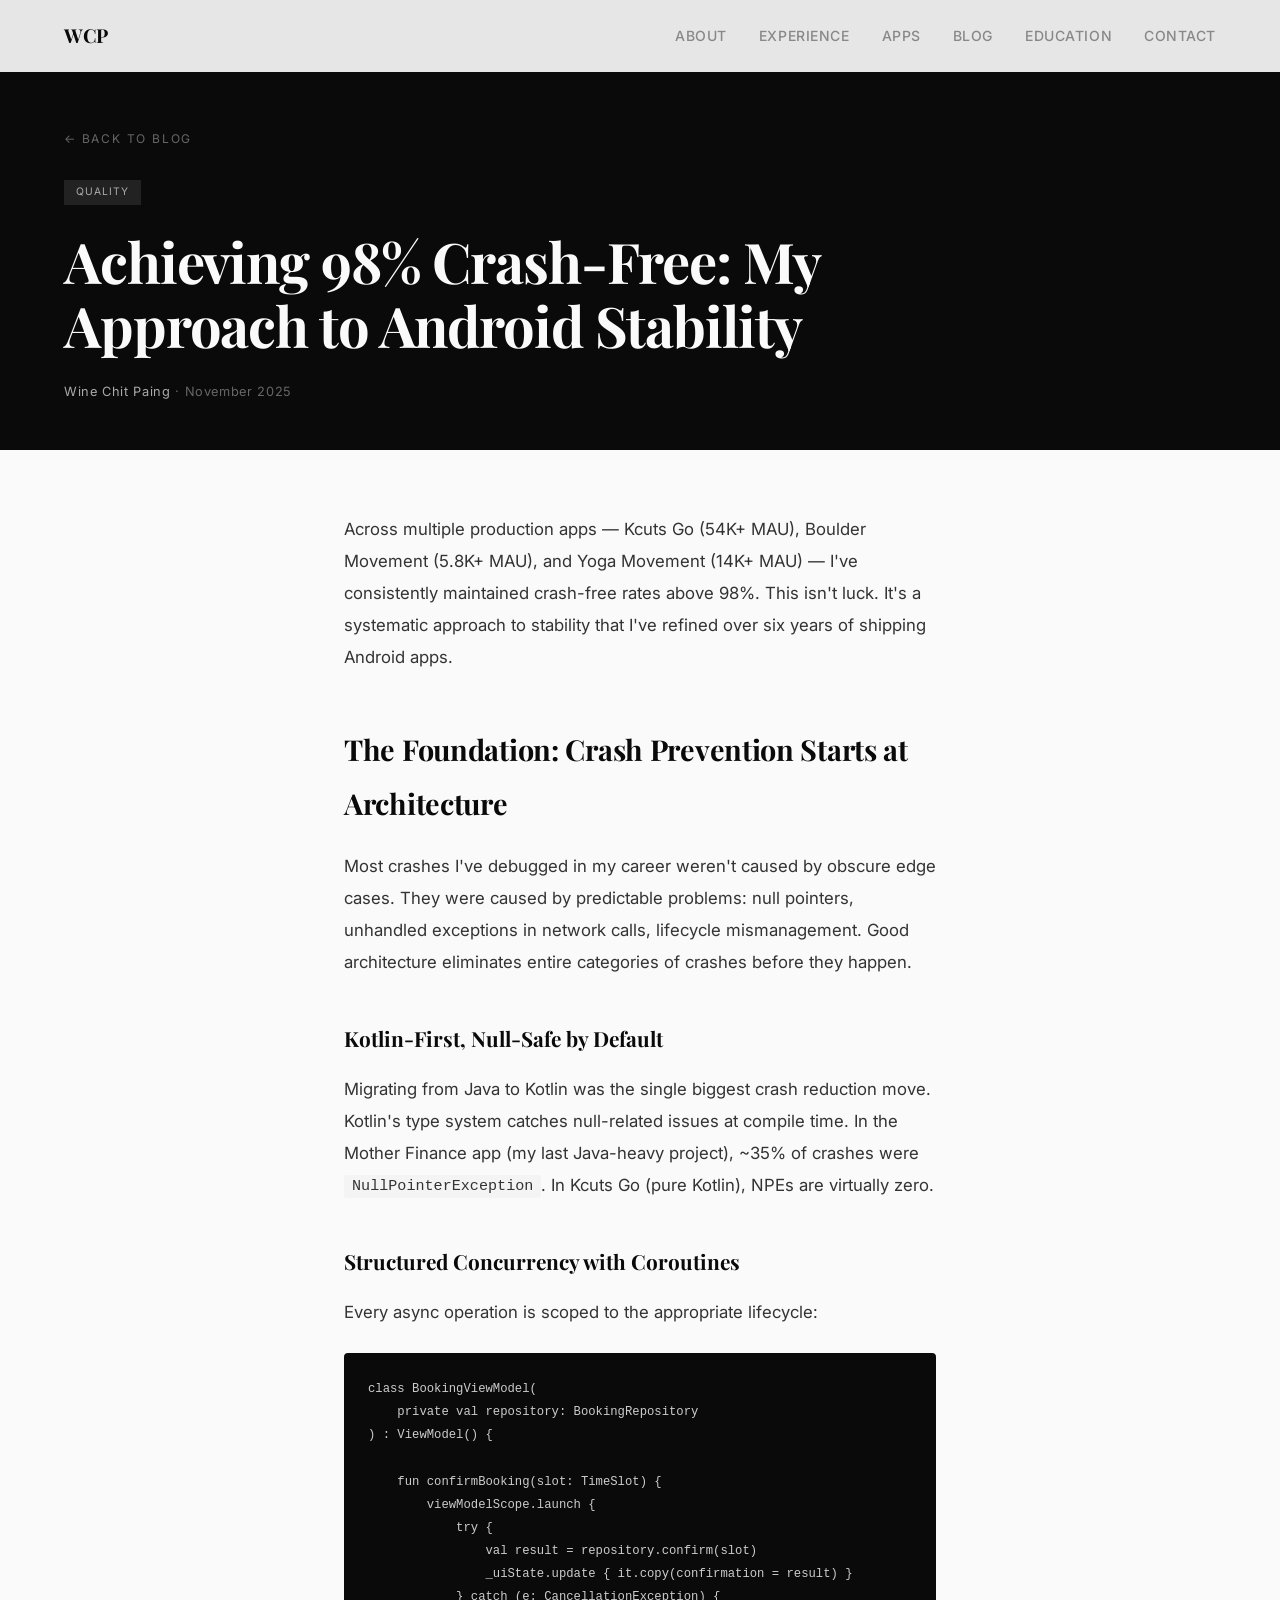
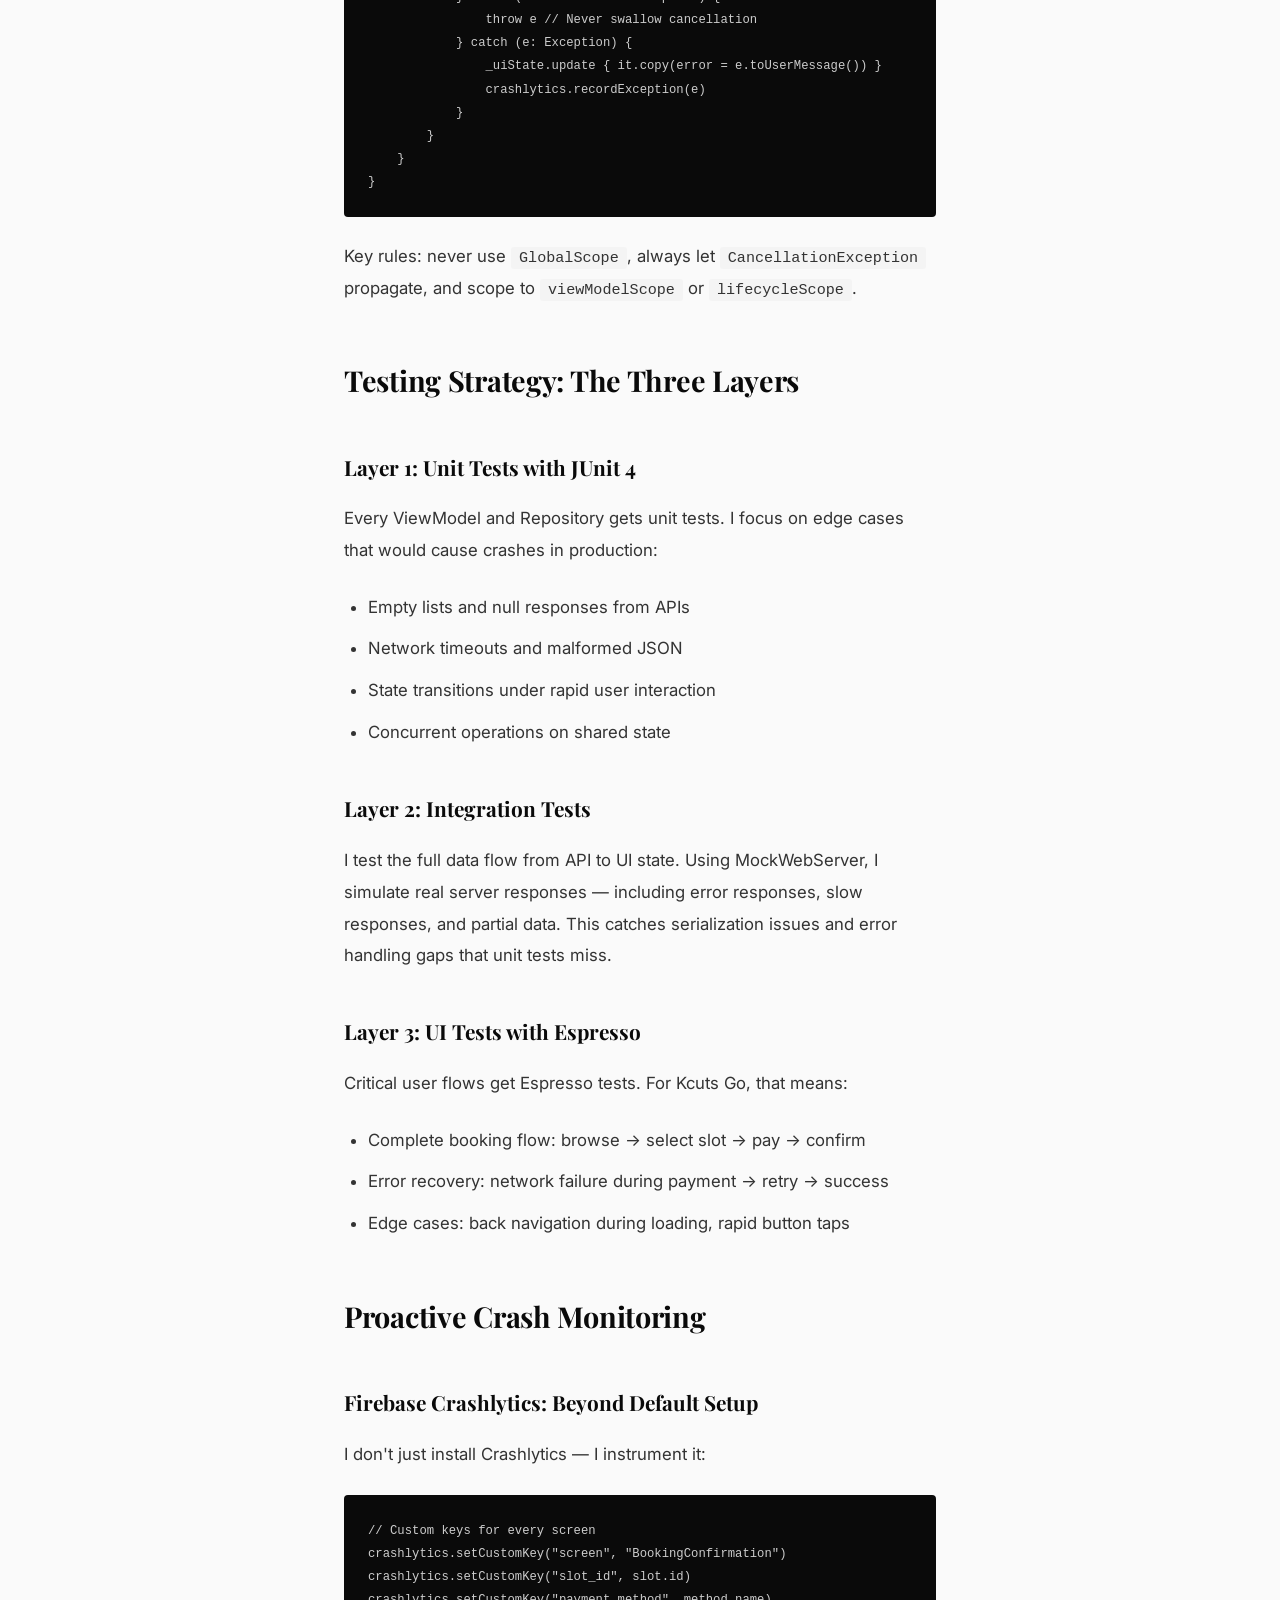
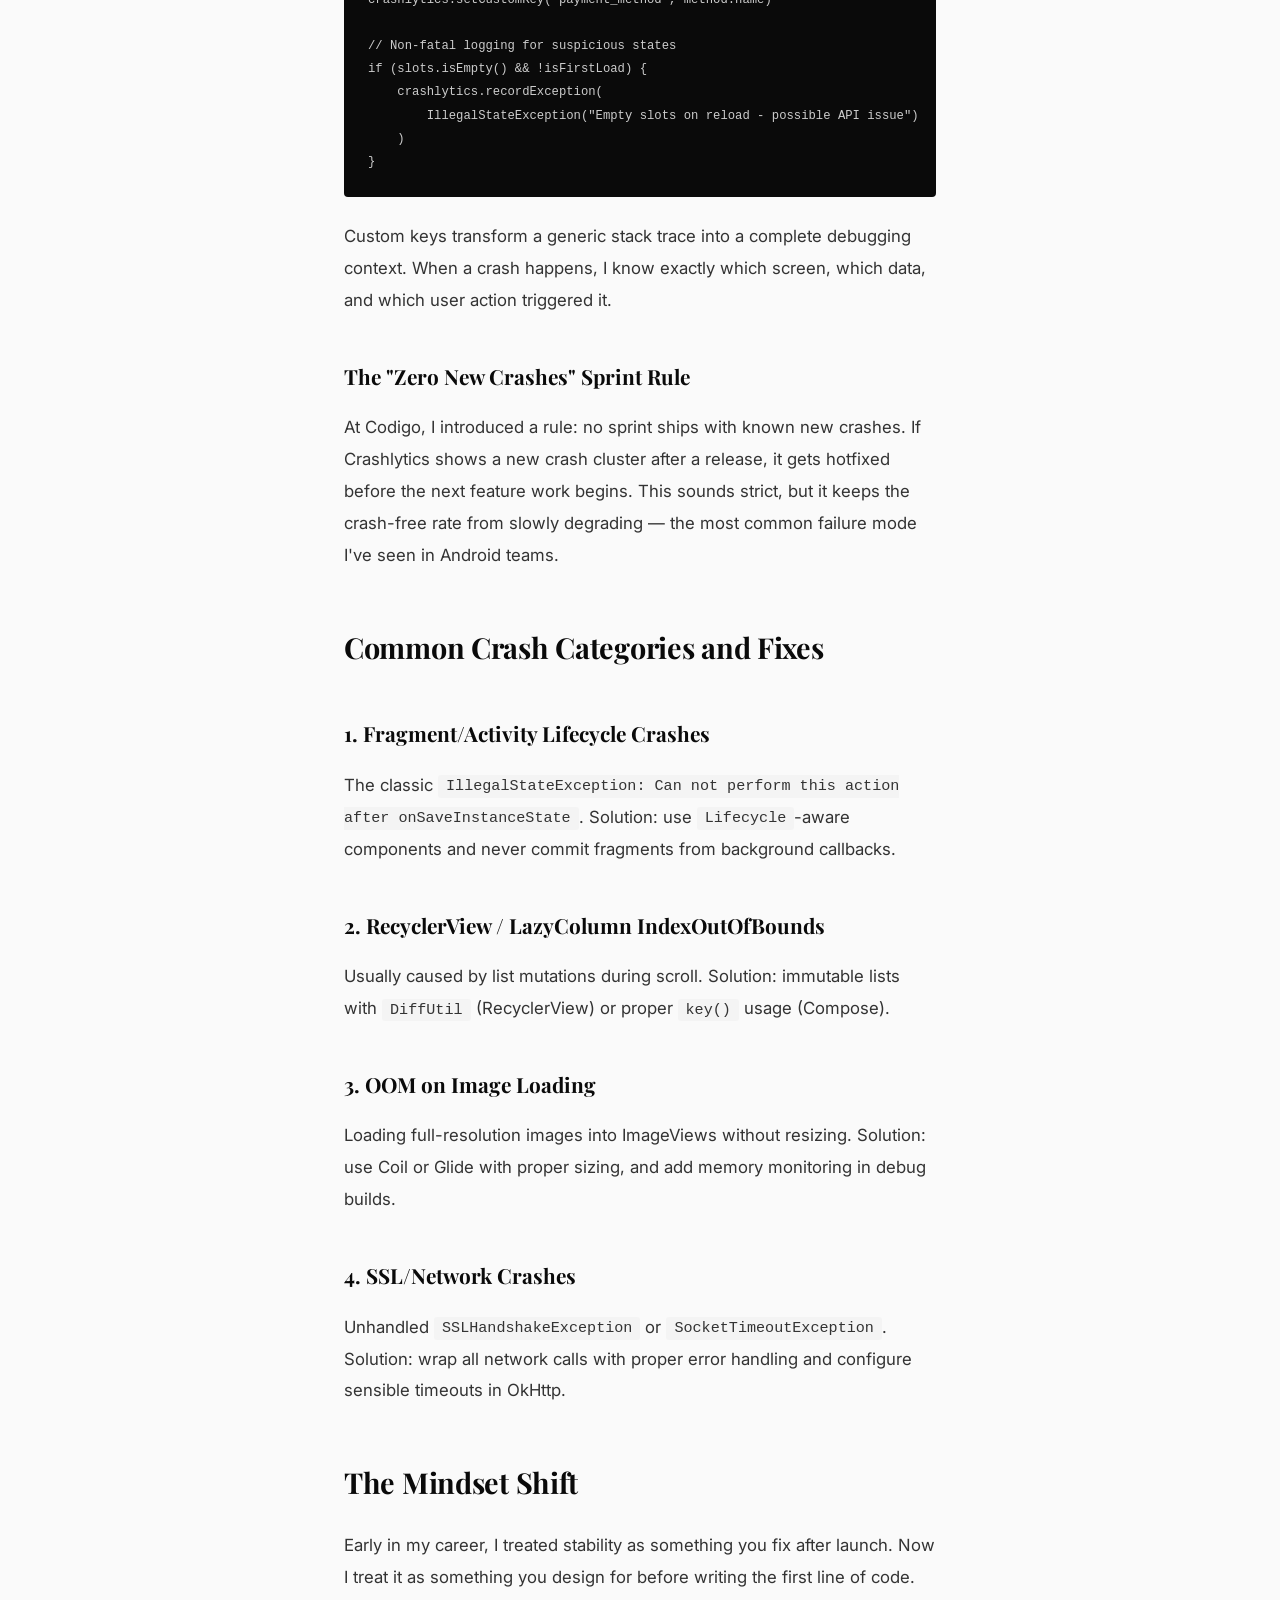
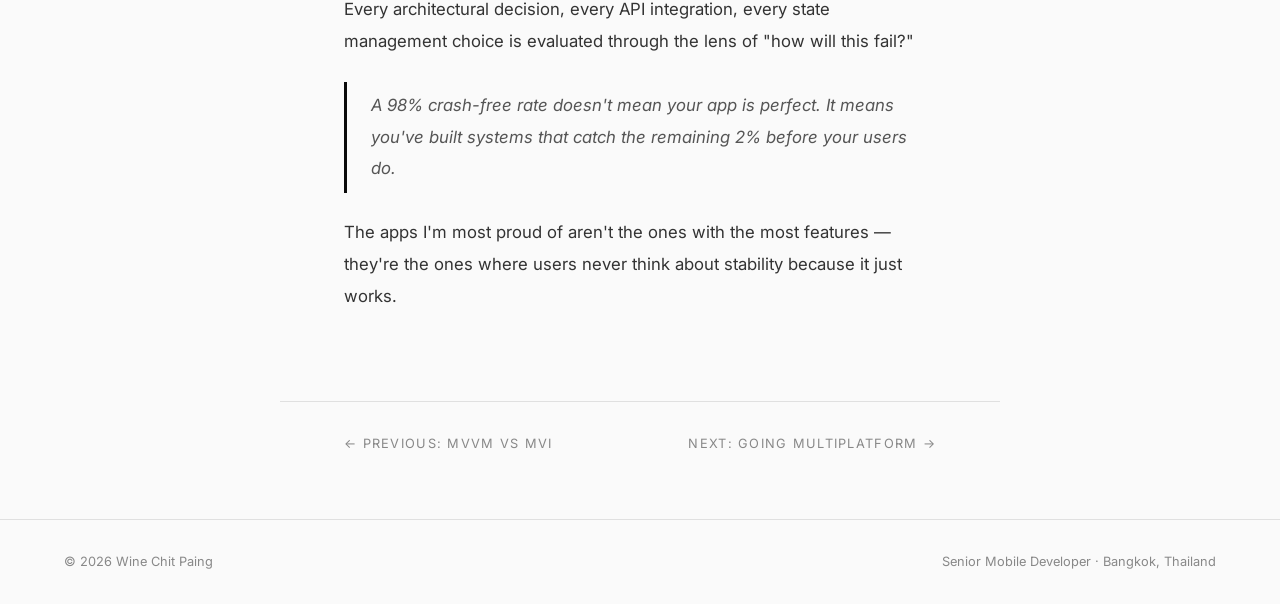
<file: blog/crash-free-android.html>
<!DOCTYPE html>
<html lang="en">
<head>
<meta charset="UTF-8" />
<meta name="viewport" content="width=device-width, initial-scale=1.0"/>
<title>Achieving 98% Crash-Free: My Approach to Android Stability — Wine Chit Paing</title>
<link href="https://fonts.googleapis.com/css2?family=Playfair+Display:wght@400;700&family=Inter:wght@300;400;500;600&display=swap" rel="stylesheet"/>
<link rel="stylesheet" href="../css/styles.css"/>
<link rel="stylesheet" href="../css/blog.css"/>
</head>
<body>

<nav id="navbar">
  <a href="../index.html#hero" class="nav-logo">WCP</a>
  <button class="nav-toggle" id="navToggle" aria-label="Toggle navigation">
    <span></span><span></span><span></span>
  </button>
  <ul class="nav-links" id="navLinks">
    <li><a href="../index.html#about">About</a></li>
    <li><a href="../index.html#experience">Experience</a></li>
    <li><a href="../index.html#projects">Apps</a></li>
    <li><a href="../index.html#blog">Blog</a></li>
    <li><a href="../index.html#education">Education</a></li>
    <li><a href="../index.html#contact">Contact</a></li>
  </ul>
</nav>

<header class="blog-header">
  <a href="../index.html#blog" class="blog-back">← Back to Blog</a>
  <span class="blog-header-tag">Quality</span>
  <h1 class="blog-header-title">Achieving 98% Crash-Free: My Approach to Android Stability</h1>
  <p class="blog-header-meta"><span>Wine Chit Paing</span> · November 2025</p>
</header>

<article class="blog-content">
  <p>Across multiple production apps — Kcuts Go (54K+ MAU), Boulder Movement (5.8K+ MAU), and Yoga Movement (14K+ MAU) — I've consistently maintained crash-free rates above 98%. This isn't luck. It's a systematic approach to stability that I've refined over six years of shipping Android apps.</p>

  <h2>The Foundation: Crash Prevention Starts at Architecture</h2>
  <p>Most crashes I've debugged in my career weren't caused by obscure edge cases. They were caused by predictable problems: null pointers, unhandled exceptions in network calls, lifecycle mismanagement. Good architecture eliminates entire categories of crashes before they happen.</p>

  <h3>Kotlin-First, Null-Safe by Default</h3>
  <p>Migrating from Java to Kotlin was the single biggest crash reduction move. Kotlin's type system catches null-related issues at compile time. In the Mother Finance app (my last Java-heavy project), ~35% of crashes were <code>NullPointerException</code>. In Kcuts Go (pure Kotlin), NPEs are virtually zero.</p>

  <h3>Structured Concurrency with Coroutines</h3>
  <p>Every async operation is scoped to the appropriate lifecycle:</p>
  <pre><code>class BookingViewModel(
    private val repository: BookingRepository
) : ViewModel() {

    fun confirmBooking(slot: TimeSlot) {
        viewModelScope.launch {
            try {
                val result = repository.confirm(slot)
                _uiState.update { it.copy(confirmation = result) }
            } catch (e: CancellationException) {
                throw e // Never swallow cancellation
            } catch (e: Exception) {
                _uiState.update { it.copy(error = e.toUserMessage()) }
                crashlytics.recordException(e)
            }
        }
    }
}</code></pre>
  <p>Key rules: never use <code>GlobalScope</code>, always let <code>CancellationException</code> propagate, and scope to <code>viewModelScope</code> or <code>lifecycleScope</code>.</p>

  <h2>Testing Strategy: The Three Layers</h2>

  <h3>Layer 1: Unit Tests with JUnit 4</h3>
  <p>Every ViewModel and Repository gets unit tests. I focus on edge cases that would cause crashes in production:</p>
  <ul>
    <li>Empty lists and null responses from APIs</li>
    <li>Network timeouts and malformed JSON</li>
    <li>State transitions under rapid user interaction</li>
    <li>Concurrent operations on shared state</li>
  </ul>

  <h3>Layer 2: Integration Tests</h3>
  <p>I test the full data flow from API to UI state. Using MockWebServer, I simulate real server responses — including error responses, slow responses, and partial data. This catches serialization issues and error handling gaps that unit tests miss.</p>

  <h3>Layer 3: UI Tests with Espresso</h3>
  <p>Critical user flows get Espresso tests. For Kcuts Go, that means:</p>
  <ul>
    <li>Complete booking flow: browse → select slot → pay → confirm</li>
    <li>Error recovery: network failure during payment → retry → success</li>
    <li>Edge cases: back navigation during loading, rapid button taps</li>
  </ul>

  <h2>Proactive Crash Monitoring</h2>

  <h3>Firebase Crashlytics: Beyond Default Setup</h3>
  <p>I don't just install Crashlytics — I instrument it:</p>
  <pre><code>// Custom keys for every screen
crashlytics.setCustomKey("screen", "BookingConfirmation")
crashlytics.setCustomKey("slot_id", slot.id)
crashlytics.setCustomKey("payment_method", method.name)

// Non-fatal logging for suspicious states
if (slots.isEmpty() && !isFirstLoad) {
    crashlytics.recordException(
        IllegalStateException("Empty slots on reload - possible API issue")
    )
}</code></pre>
  <p>Custom keys transform a generic stack trace into a complete debugging context. When a crash happens, I know exactly which screen, which data, and which user action triggered it.</p>

  <h3>The "Zero New Crashes" Sprint Rule</h3>
  <p>At Codigo, I introduced a rule: no sprint ships with known new crashes. If Crashlytics shows a new crash cluster after a release, it gets hotfixed before the next feature work begins. This sounds strict, but it keeps the crash-free rate from slowly degrading — the most common failure mode I've seen in Android teams.</p>

  <h2>Common Crash Categories and Fixes</h2>

  <h3>1. Fragment/Activity Lifecycle Crashes</h3>
  <p>The classic <code>IllegalStateException: Can not perform this action after onSaveInstanceState</code>. Solution: use <code>Lifecycle</code>-aware components and never commit fragments from background callbacks.</p>

  <h3>2. RecyclerView / LazyColumn IndexOutOfBounds</h3>
  <p>Usually caused by list mutations during scroll. Solution: immutable lists with <code>DiffUtil</code> (RecyclerView) or proper <code>key()</code> usage (Compose).</p>

  <h3>3. OOM on Image Loading</h3>
  <p>Loading full-resolution images into ImageViews without resizing. Solution: use Coil or Glide with proper sizing, and add memory monitoring in debug builds.</p>

  <h3>4. SSL/Network Crashes</h3>
  <p>Unhandled <code>SSLHandshakeException</code> or <code>SocketTimeoutException</code>. Solution: wrap all network calls with proper error handling and configure sensible timeouts in OkHttp.</p>

  <h2>The Mindset Shift</h2>
  <p>Early in my career, I treated stability as something you fix after launch. Now I treat it as something you design for before writing the first line of code. Every architectural decision, every API integration, every state management choice is evaluated through the lens of "how will this fail?"</p>

  <blockquote>A 98% crash-free rate doesn't mean your app is perfect. It means you've built systems that catch the remaining 2% before your users do.</blockquote>

  <p>The apps I'm most proud of aren't the ones with the most features — they're the ones where users never think about stability because it just works.</p>
</article>

<div class="blog-footer-nav">
  <a href="mvvm-vs-mvi.html">← Previous: MVVM vs MVI</a>
  <a href="compose-multiplatform.html">Next: Going Multiplatform →</a>
</div>

<footer>
  <span>© 2026 Wine Chit Paing</span>
  <span>Senior Mobile Developer · Bangkok, Thailand</span>
</footer>

<script src="../js/main.js"></script>
</body>
</html>
</file>
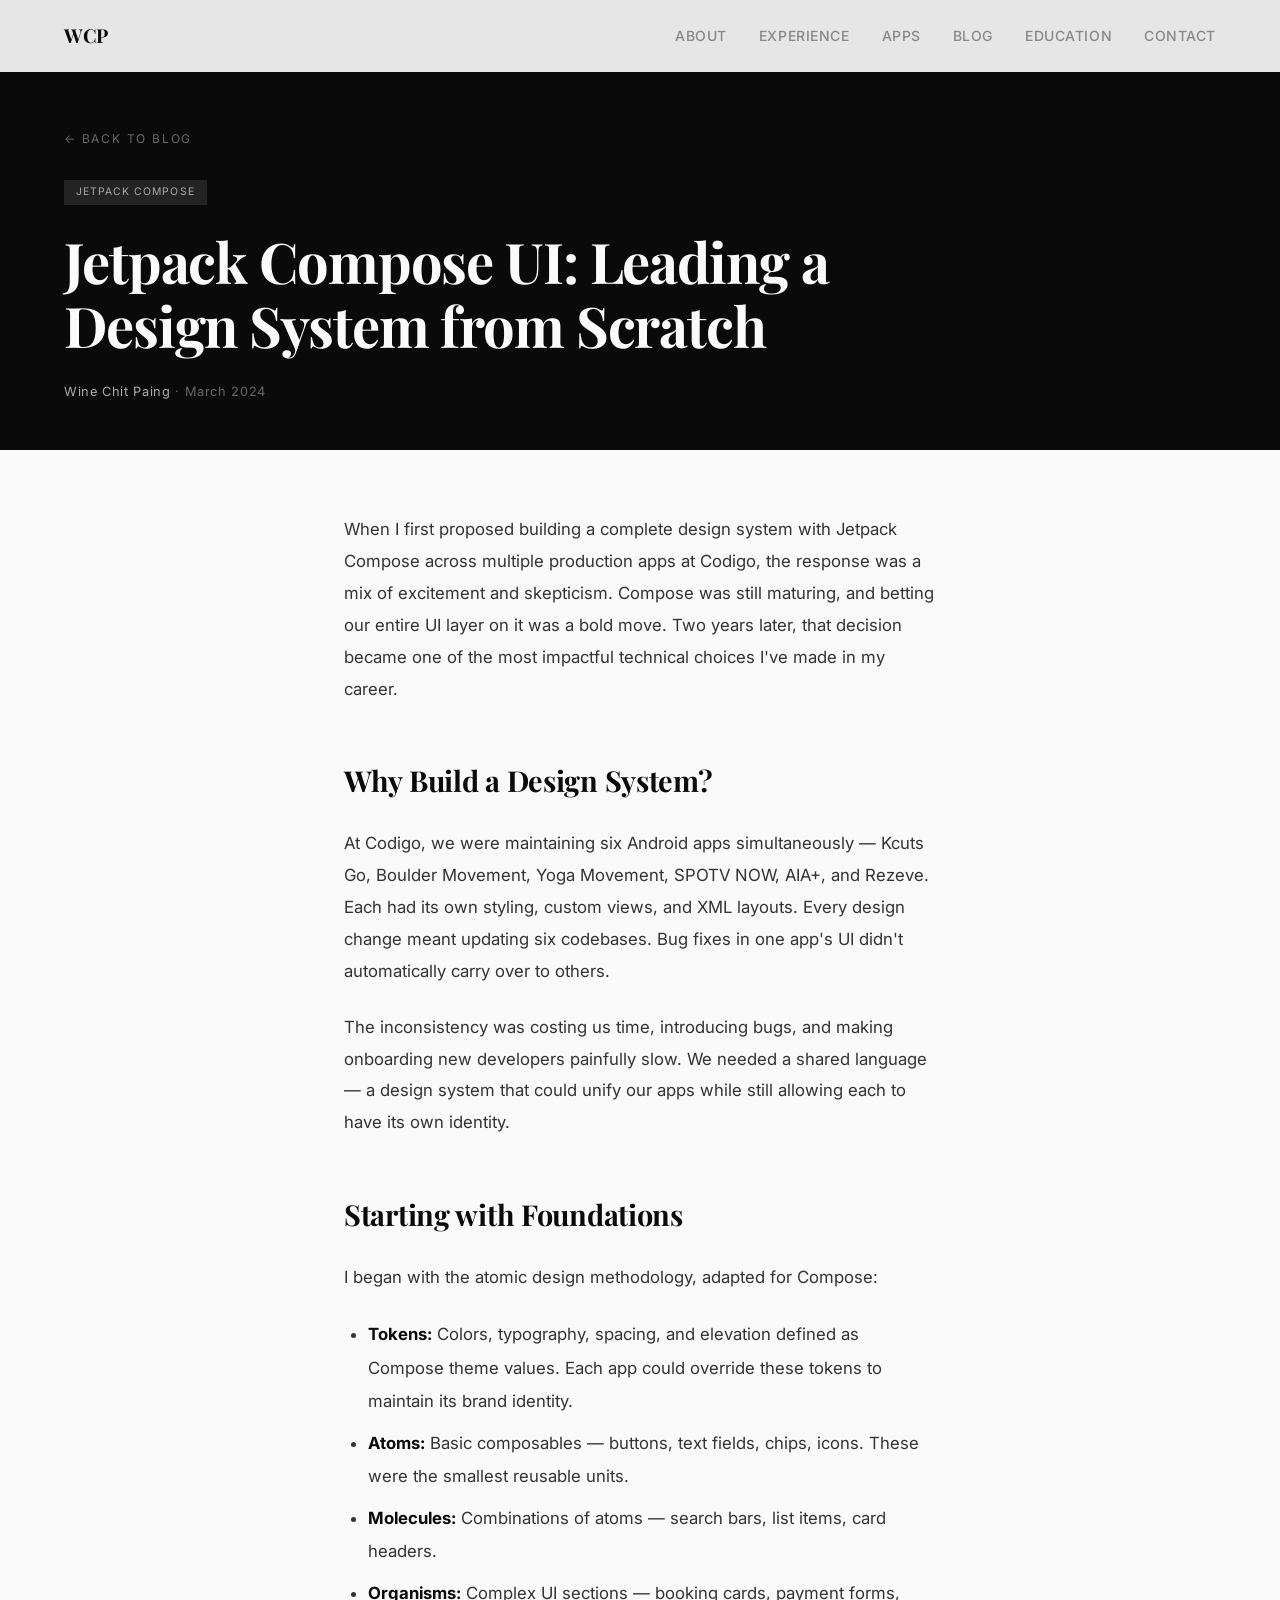
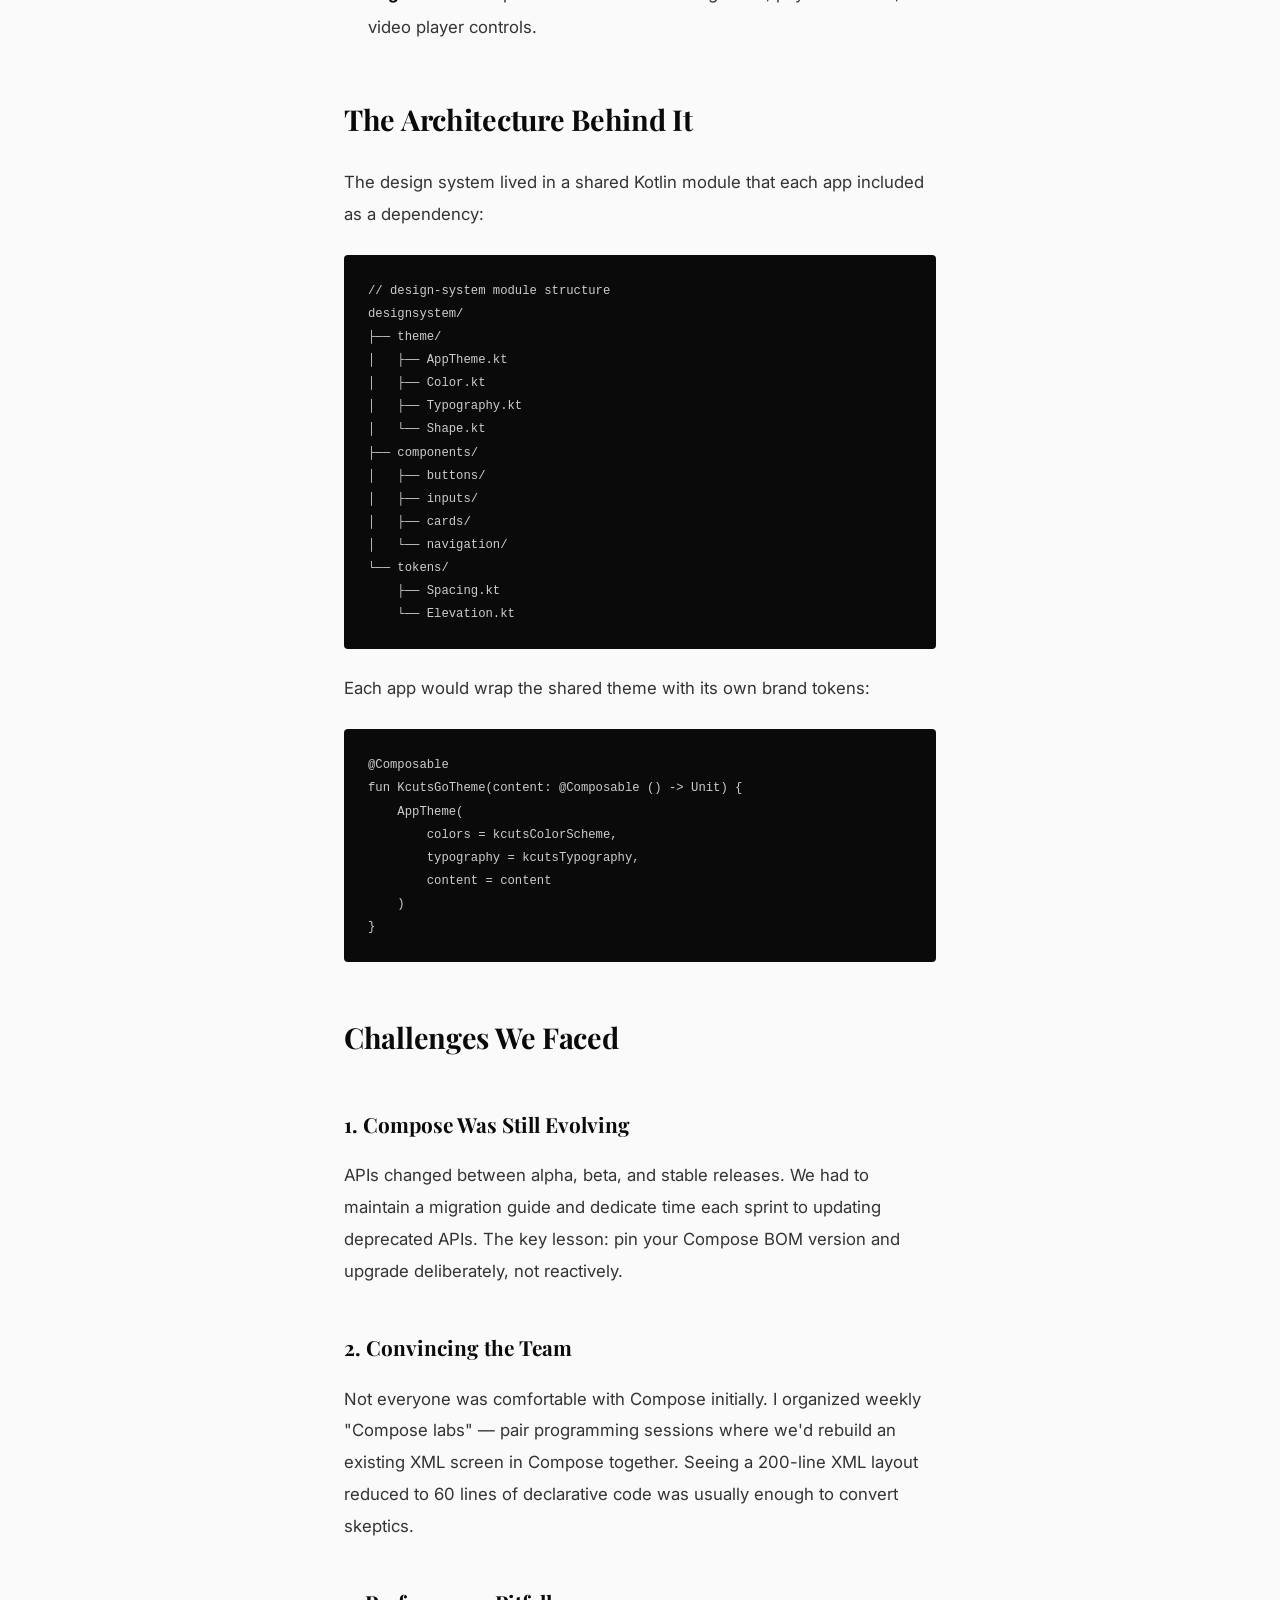
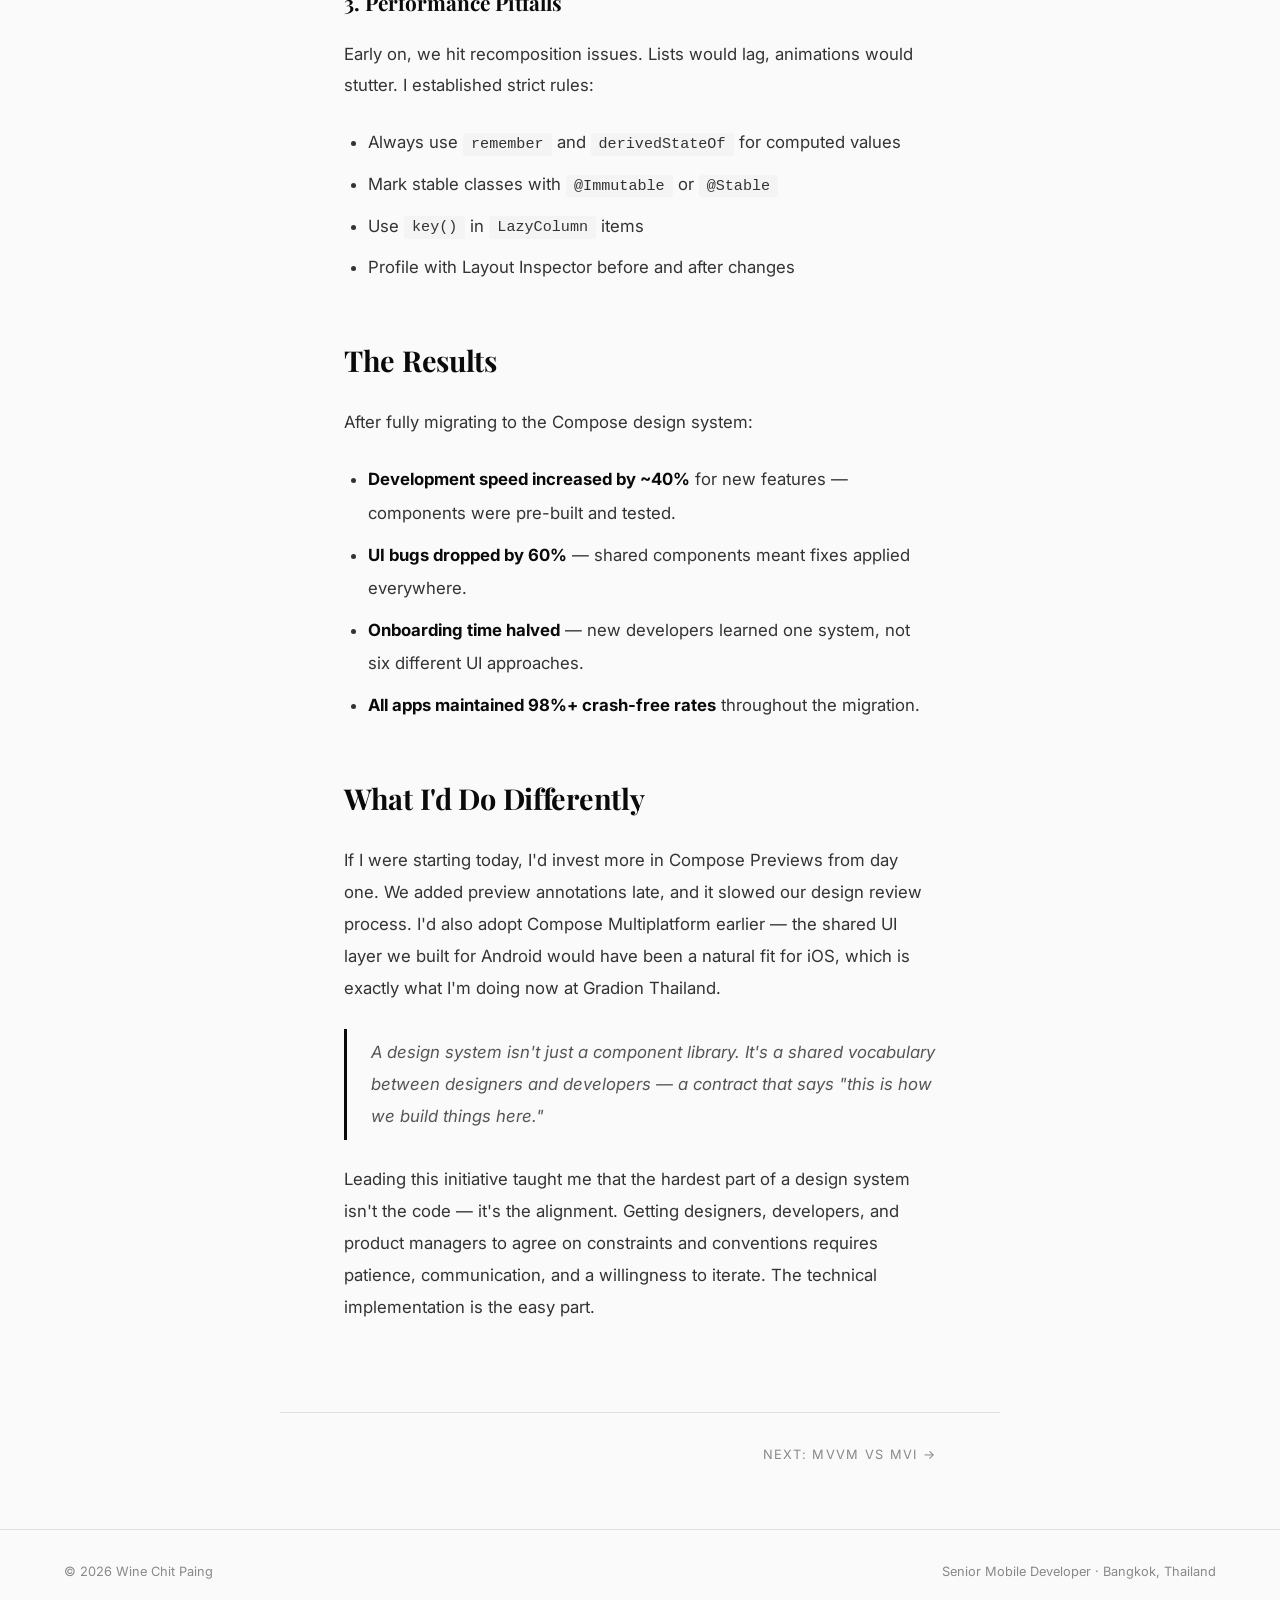
<file: blog/jetpack-compose-design-system.html>
<!DOCTYPE html>
<html lang="en">
<head>
<meta charset="UTF-8" />
<meta name="viewport" content="width=device-width, initial-scale=1.0"/>
<title>Jetpack Compose UI: Leading a Design System from Scratch — Wine Chit Paing</title>
<link href="https://fonts.googleapis.com/css2?family=Playfair+Display:wght@400;700&family=Inter:wght@300;400;500;600&display=swap" rel="stylesheet"/>
<link rel="stylesheet" href="../css/styles.css"/>
<link rel="stylesheet" href="../css/blog.css"/>
</head>
<body>

<nav id="navbar">
  <a href="../index.html#hero" class="nav-logo">WCP</a>
  <button class="nav-toggle" id="navToggle" aria-label="Toggle navigation">
    <span></span><span></span><span></span>
  </button>
  <ul class="nav-links" id="navLinks">
    <li><a href="../index.html#about">About</a></li>
    <li><a href="../index.html#experience">Experience</a></li>
    <li><a href="../index.html#projects">Apps</a></li>
    <li><a href="../index.html#blog">Blog</a></li>
    <li><a href="../index.html#education">Education</a></li>
    <li><a href="../index.html#contact">Contact</a></li>
  </ul>
</nav>

<header class="blog-header">
  <a href="../index.html#blog" class="blog-back">← Back to Blog</a>
  <span class="blog-header-tag">Jetpack Compose</span>
  <h1 class="blog-header-title">Jetpack Compose UI: Leading a Design System from Scratch</h1>
  <p class="blog-header-meta"><span>Wine Chit Paing</span> · March 2024</p>
</header>

<article class="blog-content">
  <p>When I first proposed building a complete design system with Jetpack Compose across multiple production apps at Codigo, the response was a mix of excitement and skepticism. Compose was still maturing, and betting our entire UI layer on it was a bold move. Two years later, that decision became one of the most impactful technical choices I've made in my career.</p>

  <h2>Why Build a Design System?</h2>
  <p>At Codigo, we were maintaining six Android apps simultaneously — Kcuts Go, Boulder Movement, Yoga Movement, SPOTV NOW, AIA+, and Rezeve. Each had its own styling, custom views, and XML layouts. Every design change meant updating six codebases. Bug fixes in one app's UI didn't automatically carry over to others.</p>
  <p>The inconsistency was costing us time, introducing bugs, and making onboarding new developers painfully slow. We needed a shared language — a design system that could unify our apps while still allowing each to have its own identity.</p>

  <h2>Starting with Foundations</h2>
  <p>I began with the atomic design methodology, adapted for Compose:</p>
  <ul>
    <li><strong>Tokens:</strong> Colors, typography, spacing, and elevation defined as Compose theme values. Each app could override these tokens to maintain its brand identity.</li>
    <li><strong>Atoms:</strong> Basic composables — buttons, text fields, chips, icons. These were the smallest reusable units.</li>
    <li><strong>Molecules:</strong> Combinations of atoms — search bars, list items, card headers.</li>
    <li><strong>Organisms:</strong> Complex UI sections — booking cards, payment forms, video player controls.</li>
  </ul>

  <h2>The Architecture Behind It</h2>
  <p>The design system lived in a shared Kotlin module that each app included as a dependency:</p>
  <pre><code>// design-system module structure
designsystem/
├── theme/
│   ├── AppTheme.kt
│   ├── Color.kt
│   ├── Typography.kt
│   └── Shape.kt
├── components/
│   ├── buttons/
│   ├── inputs/
│   ├── cards/
│   └── navigation/
└── tokens/
    ├── Spacing.kt
    └── Elevation.kt</code></pre>
  <p>Each app would wrap the shared theme with its own brand tokens:</p>
  <pre><code>@Composable
fun KcutsGoTheme(content: @Composable () -> Unit) {
    AppTheme(
        colors = kcutsColorScheme,
        typography = kcutsTypography,
        content = content
    )
}</code></pre>

  <h2>Challenges We Faced</h2>
  <h3>1. Compose Was Still Evolving</h3>
  <p>APIs changed between alpha, beta, and stable releases. We had to maintain a migration guide and dedicate time each sprint to updating deprecated APIs. The key lesson: pin your Compose BOM version and upgrade deliberately, not reactively.</p>

  <h3>2. Convincing the Team</h3>
  <p>Not everyone was comfortable with Compose initially. I organized weekly "Compose labs" — pair programming sessions where we'd rebuild an existing XML screen in Compose together. Seeing a 200-line XML layout reduced to 60 lines of declarative code was usually enough to convert skeptics.</p>

  <h3>3. Performance Pitfalls</h3>
  <p>Early on, we hit recomposition issues. Lists would lag, animations would stutter. I established strict rules:</p>
  <ul>
    <li>Always use <code>remember</code> and <code>derivedStateOf</code> for computed values</li>
    <li>Mark stable classes with <code>@Immutable</code> or <code>@Stable</code></li>
    <li>Use <code>key()</code> in <code>LazyColumn</code> items</li>
    <li>Profile with Layout Inspector before and after changes</li>
  </ul>

  <h2>The Results</h2>
  <p>After fully migrating to the Compose design system:</p>
  <ul>
    <li><strong>Development speed increased by ~40%</strong> for new features — components were pre-built and tested.</li>
    <li><strong>UI bugs dropped by 60%</strong> — shared components meant fixes applied everywhere.</li>
    <li><strong>Onboarding time halved</strong> — new developers learned one system, not six different UI approaches.</li>
    <li><strong>All apps maintained 98%+ crash-free rates</strong> throughout the migration.</li>
  </ul>

  <h2>What I'd Do Differently</h2>
  <p>If I were starting today, I'd invest more in Compose Previews from day one. We added preview annotations late, and it slowed our design review process. I'd also adopt Compose Multiplatform earlier — the shared UI layer we built for Android would have been a natural fit for iOS, which is exactly what I'm doing now at Gradion Thailand.</p>

  <blockquote>A design system isn't just a component library. It's a shared vocabulary between designers and developers — a contract that says "this is how we build things here."</blockquote>

  <p>Leading this initiative taught me that the hardest part of a design system isn't the code — it's the alignment. Getting designers, developers, and product managers to agree on constraints and conventions requires patience, communication, and a willingness to iterate. The technical implementation is the easy part.</p>
</article>

<div class="blog-footer-nav">
  <span></span>
  <a href="mvvm-vs-mvi.html">Next: MVVM vs MVI →</a>
</div>

<footer>
  <span>© 2026 Wine Chit Paing</span>
  <span>Senior Mobile Developer · Bangkok, Thailand</span>
</footer>

<script src="../js/main.js"></script>
</body>
</html>
</file>
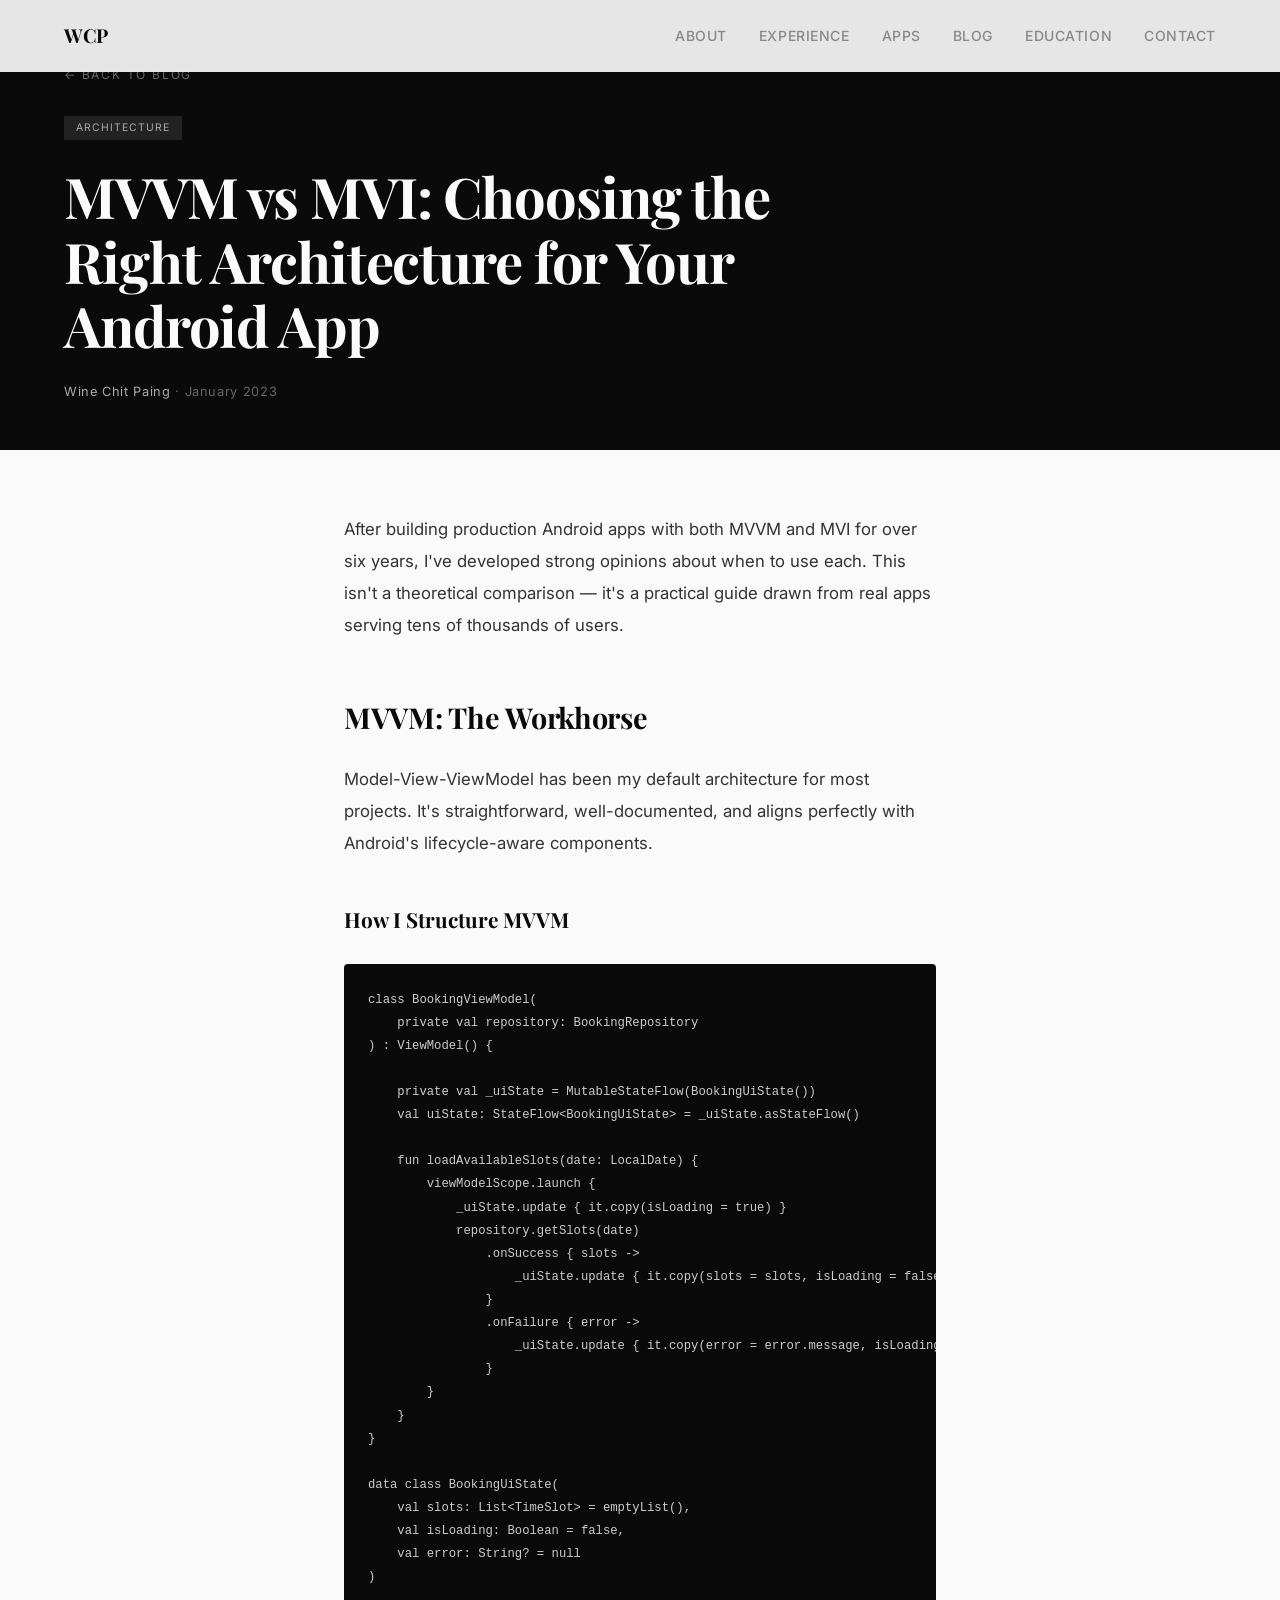
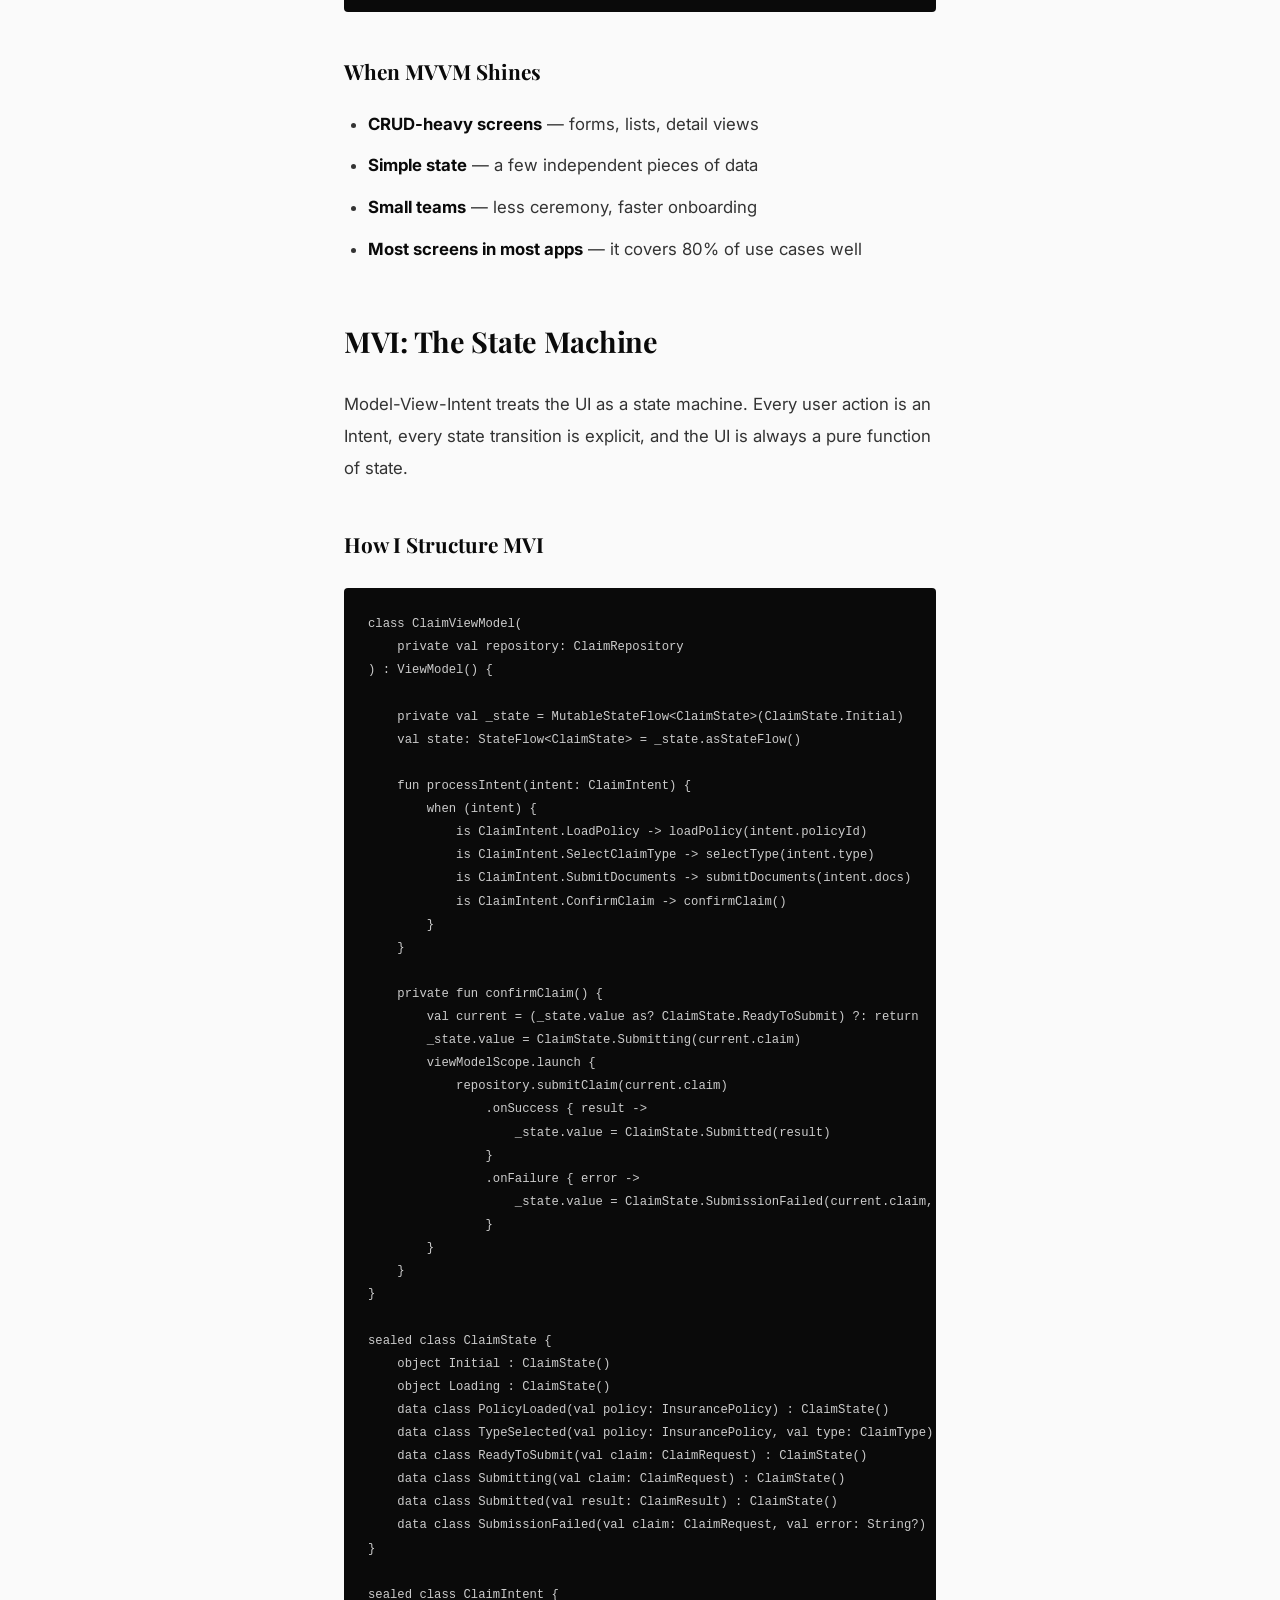
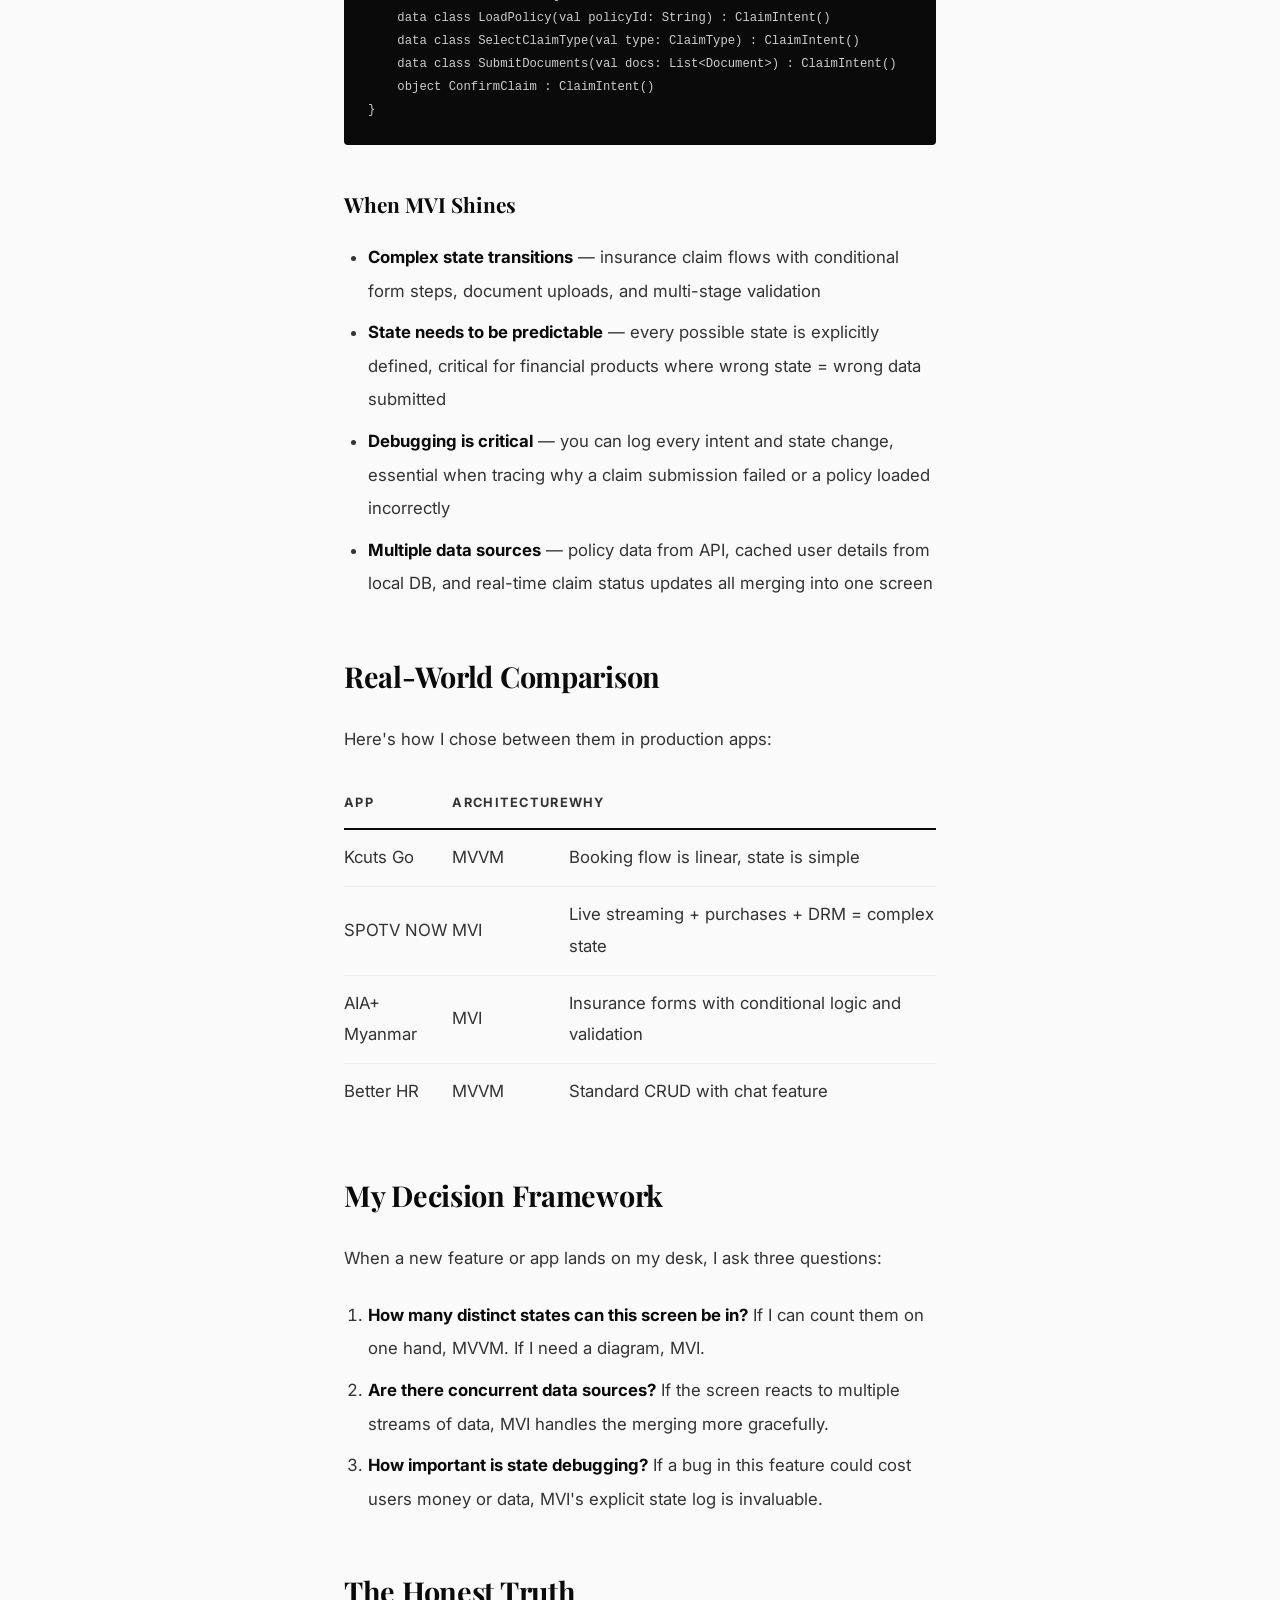
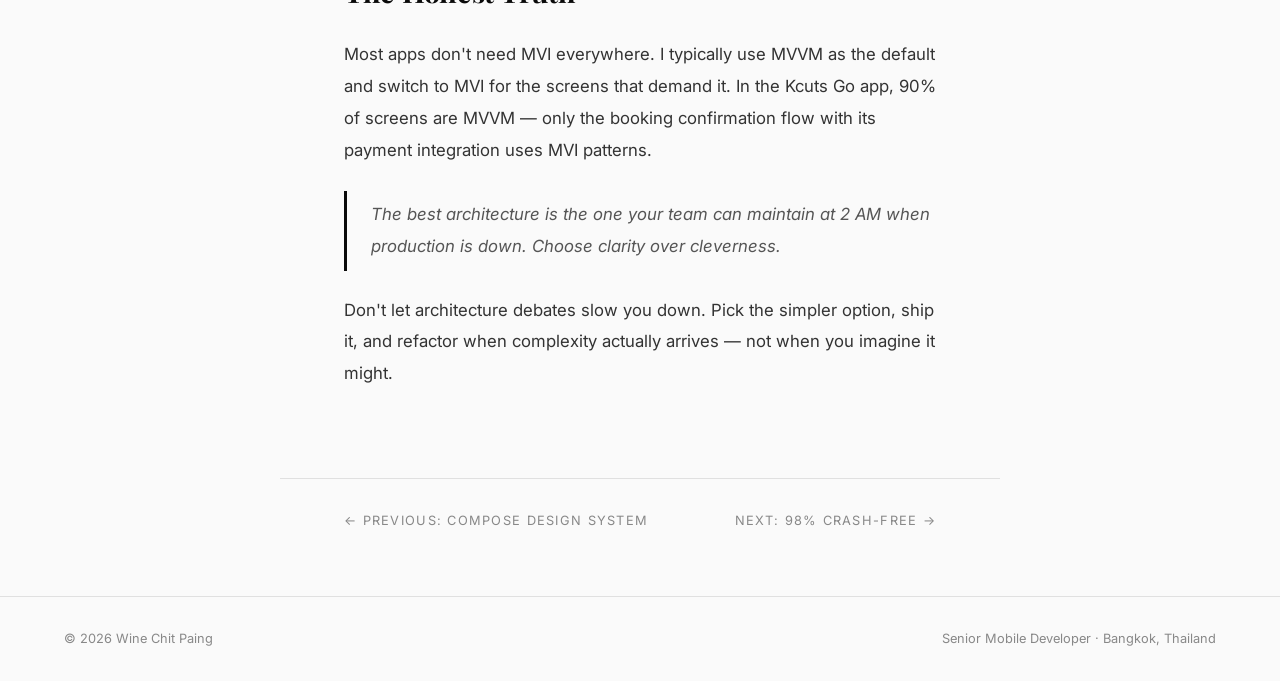
<file: blog/mvvm-vs-mvi.html>
<!DOCTYPE html>
<html lang="en">
<head>
<meta charset="UTF-8" />
<meta name="viewport" content="width=device-width, initial-scale=1.0"/>
<title>MVVM vs MVI: Choosing the Right Architecture — Wine Chit Paing</title>
<link href="https://fonts.googleapis.com/css2?family=Playfair+Display:wght@400;700&family=Inter:wght@300;400;500;600&display=swap" rel="stylesheet"/>
<link rel="stylesheet" href="../css/styles.css"/>
<link rel="stylesheet" href="../css/blog.css"/>
</head>
<body>

<nav id="navbar">
  <a href="../index.html#hero" class="nav-logo">WCP</a>
  <button class="nav-toggle" id="navToggle" aria-label="Toggle navigation">
    <span></span><span></span><span></span>
  </button>
  <ul class="nav-links" id="navLinks">
    <li><a href="../index.html#about">About</a></li>
    <li><a href="../index.html#experience">Experience</a></li>
    <li><a href="../index.html#projects">Apps</a></li>
    <li><a href="../index.html#blog">Blog</a></li>
    <li><a href="../index.html#education">Education</a></li>
    <li><a href="../index.html#contact">Contact</a></li>
  </ul>
</nav>

<header class="blog-header">
  <a href="../index.html#blog" class="blog-back">← Back to Blog</a>
  <span class="blog-header-tag">Architecture</span>
  <h1 class="blog-header-title">MVVM vs MVI: Choosing the Right Architecture for Your Android App</h1>
  <p class="blog-header-meta"><span>Wine Chit Paing</span> · January 2023</p>
</header>

<article class="blog-content">
  <p>After building production Android apps with both MVVM and MVI for over six years, I've developed strong opinions about when to use each. This isn't a theoretical comparison — it's a practical guide drawn from real apps serving tens of thousands of users.</p>

  <h2>MVVM: The Workhorse</h2>
  <p>Model-View-ViewModel has been my default architecture for most projects. It's straightforward, well-documented, and aligns perfectly with Android's lifecycle-aware components.</p>

  <h3>How I Structure MVVM</h3>
  <pre><code>class BookingViewModel(
    private val repository: BookingRepository
) : ViewModel() {

    private val _uiState = MutableStateFlow(BookingUiState())
    val uiState: StateFlow&lt;BookingUiState&gt; = _uiState.asStateFlow()

    fun loadAvailableSlots(date: LocalDate) {
        viewModelScope.launch {
            _uiState.update { it.copy(isLoading = true) }
            repository.getSlots(date)
                .onSuccess { slots ->
                    _uiState.update { it.copy(slots = slots, isLoading = false) }
                }
                .onFailure { error ->
                    _uiState.update { it.copy(error = error.message, isLoading = false) }
                }
        }
    }
}

data class BookingUiState(
    val slots: List&lt;TimeSlot&gt; = emptyList(),
    val isLoading: Boolean = false,
    val error: String? = null
)</code></pre>

  <h3>When MVVM Shines</h3>
  <ul>
    <li><strong>CRUD-heavy screens</strong> — forms, lists, detail views</li>
    <li><strong>Simple state</strong> — a few independent pieces of data</li>
    <li><strong>Small teams</strong> — less ceremony, faster onboarding</li>
    <li><strong>Most screens in most apps</strong> — it covers 80% of use cases well</li>
  </ul>

  <h2>MVI: The State Machine</h2>
  <p>Model-View-Intent treats the UI as a state machine. Every user action is an Intent, every state transition is explicit, and the UI is always a pure function of state.</p>

  <h3>How I Structure MVI</h3>
  <pre><code>class ClaimViewModel(
    private val repository: ClaimRepository
) : ViewModel() {

    private val _state = MutableStateFlow&lt;ClaimState&gt;(ClaimState.Initial)
    val state: StateFlow&lt;ClaimState&gt; = _state.asStateFlow()

    fun processIntent(intent: ClaimIntent) {
        when (intent) {
            is ClaimIntent.LoadPolicy -> loadPolicy(intent.policyId)
            is ClaimIntent.SelectClaimType -> selectType(intent.type)
            is ClaimIntent.SubmitDocuments -> submitDocuments(intent.docs)
            is ClaimIntent.ConfirmClaim -> confirmClaim()
        }
    }

    private fun confirmClaim() {
        val current = (_state.value as? ClaimState.ReadyToSubmit) ?: return
        _state.value = ClaimState.Submitting(current.claim)
        viewModelScope.launch {
            repository.submitClaim(current.claim)
                .onSuccess { result ->
                    _state.value = ClaimState.Submitted(result)
                }
                .onFailure { error ->
                    _state.value = ClaimState.SubmissionFailed(current.claim, error.message)
                }
        }
    }
}

sealed class ClaimState {
    object Initial : ClaimState()
    object Loading : ClaimState()
    data class PolicyLoaded(val policy: InsurancePolicy) : ClaimState()
    data class TypeSelected(val policy: InsurancePolicy, val type: ClaimType) : ClaimState()
    data class ReadyToSubmit(val claim: ClaimRequest) : ClaimState()
    data class Submitting(val claim: ClaimRequest) : ClaimState()
    data class Submitted(val result: ClaimResult) : ClaimState()
    data class SubmissionFailed(val claim: ClaimRequest, val error: String?) : ClaimState()
}

sealed class ClaimIntent {
    data class LoadPolicy(val policyId: String) : ClaimIntent()
    data class SelectClaimType(val type: ClaimType) : ClaimIntent()
    data class SubmitDocuments(val docs: List&lt;Document&gt;) : ClaimIntent()
    object ConfirmClaim : ClaimIntent()
}</code></pre>

  <h3>When MVI Shines</h3>
  <ul>
    <li><strong>Complex state transitions</strong> — insurance claim flows with conditional form steps, document uploads, and multi-stage validation</li>
    <li><strong>State needs to be predictable</strong> — every possible state is explicitly defined, critical for financial products where wrong state = wrong data submitted</li>
    <li><strong>Debugging is critical</strong> — you can log every intent and state change, essential when tracing why a claim submission failed or a policy loaded incorrectly</li>
    <li><strong>Multiple data sources</strong> — policy data from API, cached user details from local DB, and real-time claim status updates all merging into one screen</li>
  </ul>

  <h2>Real-World Comparison</h2>
  <p>Here's how I chose between them in production apps:</p>

  <table style="width:100%; border-collapse:collapse; margin:1.5rem 0;">
    <tr style="border-bottom:2px solid var(--black);">
      <th style="text-align:left; padding:0.75rem 0; font-size:0.8rem; letter-spacing:0.1em; text-transform:uppercase;">App</th>
      <th style="text-align:left; padding:0.75rem 0; font-size:0.8rem; letter-spacing:0.1em; text-transform:uppercase;">Architecture</th>
      <th style="text-align:left; padding:0.75rem 0; font-size:0.8rem; letter-spacing:0.1em; text-transform:uppercase;">Why</th>
    </tr>
    <tr style="border-bottom:1px solid #eee;">
      <td style="padding:0.75rem 0;">Kcuts Go</td><td style="padding:0.75rem 0;">MVVM</td><td style="padding:0.75rem 0;">Booking flow is linear, state is simple</td>
    </tr>
    <tr style="border-bottom:1px solid #eee;">
      <td style="padding:0.75rem 0;">SPOTV NOW</td><td style="padding:0.75rem 0;">MVI</td><td style="padding:0.75rem 0;">Live streaming + purchases + DRM = complex state</td>
    </tr>
    <tr style="border-bottom:1px solid #eee;">
      <td style="padding:0.75rem 0;">AIA+ Myanmar</td><td style="padding:0.75rem 0;">MVI</td><td style="padding:0.75rem 0;">Insurance forms with conditional logic and validation</td>
    </tr>
    <tr>
      <td style="padding:0.75rem 0;">Better HR</td><td style="padding:0.75rem 0;">MVVM</td><td style="padding:0.75rem 0;">Standard CRUD with chat feature</td>
    </tr>
  </table>

  <h2>My Decision Framework</h2>
  <p>When a new feature or app lands on my desk, I ask three questions:</p>
  <ol>
    <li><strong>How many distinct states can this screen be in?</strong> If I can count them on one hand, MVVM. If I need a diagram, MVI.</li>
    <li><strong>Are there concurrent data sources?</strong> If the screen reacts to multiple streams of data, MVI handles the merging more gracefully.</li>
    <li><strong>How important is state debugging?</strong> If a bug in this feature could cost users money or data, MVI's explicit state log is invaluable.</li>
  </ol>

  <h2>The Honest Truth</h2>
  <p>Most apps don't need MVI everywhere. I typically use MVVM as the default and switch to MVI for the screens that demand it. In the Kcuts Go app, 90% of screens are MVVM — only the booking confirmation flow with its payment integration uses MVI patterns.</p>

  <blockquote>The best architecture is the one your team can maintain at 2 AM when production is down. Choose clarity over cleverness.</blockquote>

  <p>Don't let architecture debates slow you down. Pick the simpler option, ship it, and refactor when complexity actually arrives — not when you imagine it might.</p>
</article>

<div class="blog-footer-nav">
  <a href="jetpack-compose-design-system.html">← Previous: Compose Design System</a>
  <a href="crash-free-android.html">Next: 98% Crash-Free →</a>
</div>

<footer>
  <span>© 2026 Wine Chit Paing</span>
  <span>Senior Mobile Developer · Bangkok, Thailand</span>
</footer>

<script src="../js/main.js"></script>
</body>
</html>
</file>
<file: css/styles.css>
/* ========================================
   Wine Chit Paing — Portfolio Styles
   ======================================== */

/* --- Reset & Variables --- */
*, *::before, *::after { box-sizing: border-box; margin: 0; padding: 0; }
:root { --black: #0a0a0a; --white: #fafafa; --gray: #888; --light: #f0f0f0; --border: #e0e0e0; }
html { scroll-behavior: smooth; }
body { font-family: 'Inter', sans-serif; background: var(--white); color: var(--black); line-height: 1.6; }

/* --- Navigation --- */
nav {
  position: fixed; top: 0; left: 0; right: 0; z-index: 100;
  display: flex; justify-content: space-between; align-items: center;
  padding: 1.25rem 5%; background: rgba(250,250,250,0.92);
  backdrop-filter: blur(10px); border-bottom: 1px solid transparent; transition: border-color 0.3s;
}
nav.scrolled { border-bottom-color: var(--border); }
.nav-logo { font-family: 'Playfair Display', serif; font-size: 1.2rem; font-weight: 700; letter-spacing: -0.02em; text-decoration: none; color: var(--black); }
.nav-links { display: flex; gap: 2rem; list-style: none; }
.nav-links a { text-decoration: none; color: var(--gray); font-size: 0.875rem; font-weight: 500; letter-spacing: 0.04em; text-transform: uppercase; transition: color 0.2s; }
.nav-links a:hover { color: var(--black); }

/* --- Hero --- */
#hero { min-height: 100vh; display: flex; flex-direction: column; justify-content: center; padding: 0 5%; position: relative; overflow: hidden; }
.hero-label { font-size: 0.75rem; letter-spacing: 0.2em; text-transform: uppercase; color: var(--gray); margin-bottom: 1.5rem; opacity: 0; animation: fadeUp 0.8s 0.2s forwards; }
.hero-name { font-family: 'Playfair Display', serif; font-size: clamp(3rem, 8vw, 7rem); font-weight: 700; line-height: 1.05; letter-spacing: -0.03em; opacity: 0; animation: fadeUp 0.8s 0.4s forwards; }
.hero-name span { color: var(--gray); }
.hero-tagline { margin-top: 1.5rem; font-size: clamp(1rem, 2vw, 1.2rem); color: var(--gray); font-weight: 300; max-width: 560px; opacity: 0; animation: fadeUp 0.8s 0.6s forwards; }
.hero-cta { margin-top: 2.5rem; display: flex; gap: 1rem; opacity: 0; animation: fadeUp 0.8s 0.8s forwards; flex-wrap: wrap; }
.btn { padding: 0.75rem 2rem; font-size: 0.875rem; font-weight: 500; letter-spacing: 0.04em; text-decoration: none; border: 1px solid var(--black); transition: all 0.25s; cursor: pointer; display: inline-block; }
.btn-fill { background: var(--black); color: var(--white); }
.btn-fill:hover { background: transparent; color: var(--black); }
.btn-outline { background: transparent; color: var(--black); }
.btn-outline:hover { background: var(--black); color: var(--white); }
.hero-scroll { position: absolute; bottom: 2.5rem; left: 5%; display: flex; align-items: center; gap: 0.75rem; font-size: 0.75rem; letter-spacing: 0.15em; text-transform: uppercase; color: var(--gray); opacity: 0; animation: fadeUp 0.8s 1.2s forwards; }
.hero-scroll::before { content: ''; display: block; width: 40px; height: 1px; background: var(--gray); }
.hero-bg-text { position: absolute; right: -2%; top: 50%; transform: translateY(-50%); font-family: 'Playfair Display', serif; font-size: clamp(8rem, 18vw, 18rem); font-weight: 700; color: transparent; -webkit-text-stroke: 1px var(--border); line-height: 1; pointer-events: none; user-select: none; }

/* --- Sections (shared) --- */
section { padding: 7rem 5%; }
.section-label { font-size: 0.7rem; letter-spacing: 0.25em; text-transform: uppercase; color: var(--gray); margin-bottom: 1rem; }
.section-title { font-family: 'Playfair Display', serif; font-size: clamp(2rem, 4vw, 3rem); font-weight: 700; letter-spacing: -0.02em; margin-bottom: 3rem; }

/* --- About --- */
#about { background: var(--black); color: var(--white); }
#about .section-label { color: #666; }
#about .section-title { color: var(--white); }
.about-grid { display: grid; grid-template-columns: 1fr 1.5fr; gap: 5rem; align-items: start; }
.about-img { aspect-ratio: 3/4; background: #1a1a1a; position: relative; overflow: hidden; max-width: 280px; }
.about-img img { width: 100%; height: 100%; object-fit: cover; display: block; }
.contact-info-side { margin-top: 1.5rem; display: flex; flex-direction: column; gap: 0.6rem; }
.contact-info-side a { font-size: 0.8rem; color: #aaa; text-decoration: none; display: flex; align-items: center; gap: 0.5rem; transition: color 0.2s; }
.contact-info-side a:hover { color: var(--white); }
.contact-info-side .ci-icon { font-size: 0.9rem; width: 16px; }
.about-bio { font-size: 1.05rem; line-height: 1.9; color: #ccc; font-weight: 300; }
.about-bio p + p { margin-top: 1.25rem; }
.skills-section { margin-top: 2.5rem; }
.skills-section h4 { font-size: 0.7rem; letter-spacing: 0.2em; text-transform: uppercase; color: #666; margin-bottom: 1rem; }
.skills { display: flex; flex-wrap: wrap; gap: 0.5rem; margin-bottom: 1.5rem; }
.skill-tag { padding: 0.35rem 1rem; border: 1px solid #333; font-size: 0.72rem; letter-spacing: 0.06em; text-transform: uppercase; color: #aaa; }

/* --- Experience --- */
#experience { background: var(--white); }
.exp-list { display: flex; flex-direction: column; gap: 0; }
.exp-item { padding: 2rem 0; border-bottom: 1px solid var(--border); display: grid; grid-template-columns: 220px 1fr; gap: 3rem; }
.exp-item:first-child { border-top: 1px solid var(--border); }
.exp-date { font-size: 0.78rem; color: var(--gray); letter-spacing: 0.05em; padding-top: 0.2rem; line-height: 1.6; }
.exp-company { font-size: 0.75rem; letter-spacing: 0.12em; text-transform: uppercase; color: var(--gray); margin-bottom: 0.4rem; }
.exp-role { font-family: 'Playfair Display', serif; font-size: 1.3rem; font-weight: 700; margin-bottom: 1rem; }
.exp-desc { font-size: 0.875rem; color: #555; line-height: 1.75; }
.exp-desc li { margin-left: 1.2rem; margin-bottom: 0.4rem; }
.exp-tags { display: flex; flex-wrap: wrap; gap: 0.4rem; margin-top: 1rem; }
.exp-tags span { font-size: 0.65rem; padding: 0.2rem 0.6rem; border: 1px solid var(--border); letter-spacing: 0.08em; text-transform: uppercase; color: var(--gray); }

/* --- Projects --- */
#projects { background: var(--light); }
.projects-grid { display: grid; grid-template-columns: repeat(auto-fill, minmax(280px, 1fr)); gap: 1.5px; background: var(--border); border: 1px solid var(--border); }
.project-card { background: var(--white); padding: 2rem; transition: background 0.2s; cursor: pointer; text-decoration: none; color: inherit; display: block; }
.project-card:hover { background: var(--black); color: var(--white); }
.project-card:hover .project-tags span { border-color: #444; color: #aaa; }
.project-card:hover .project-arrow { color: var(--white); }
.project-num { font-size: 0.7rem; letter-spacing: 0.15em; color: var(--gray); margin-bottom: 1rem; }
.project-name { font-family: 'Playfair Display', serif; font-size: 1.4rem; font-weight: 700; margin-bottom: 0.75rem; }
.project-desc { font-size: 0.875rem; color: var(--gray); line-height: 1.7; margin-bottom: 1.5rem; transition: color 0.2s; }
.project-card:hover .project-desc { color: #aaa; }
.project-tags { display: flex; flex-wrap: wrap; gap: 0.4rem; margin-bottom: 1.5rem; }
.project-tags span { font-size: 0.65rem; padding: 0.2rem 0.6rem; border: 1px solid var(--border); letter-spacing: 0.08em; text-transform: uppercase; color: var(--gray); transition: all 0.2s; }
.project-arrow { font-size: 1.2rem; transition: transform 0.2s, color 0.2s; display: inline-block; }
.project-card:hover .project-arrow { transform: translate(4px, -4px); }

/* --- Blog --- */
#blog { background: var(--white); }
.blog-list { display: flex; flex-direction: column; }
.blog-item { display: flex; justify-content: space-between; align-items: flex-start; padding: 1.75rem 0; border-bottom: 1px solid var(--border); cursor: pointer; transition: padding-left 0.2s; gap: 2rem; text-decoration: none; color: inherit; }
.blog-item:first-child { border-top: 1px solid var(--border); }
.blog-item:hover { padding-left: 0.75rem; }
.blog-meta { font-size: 0.75rem; letter-spacing: 0.1em; text-transform: uppercase; color: var(--gray); white-space: nowrap; margin-top: 0.2rem; }
.blog-title { font-family: 'Playfair Display', serif; font-size: 1.2rem; font-weight: 700; margin-bottom: 0.35rem; }
.blog-excerpt { font-size: 0.875rem; color: var(--gray); line-height: 1.6; max-width: 600px; }
.blog-tag { display: inline-block; font-size: 0.65rem; padding: 0.2rem 0.6rem; background: var(--black); color: var(--white); letter-spacing: 0.1em; text-transform: uppercase; margin-top: 0.75rem; }

/* --- Education --- */
#education { background: var(--black); color: var(--white); }
#education .section-label { color: #666; }
#education .section-title { color: var(--white); }
.edu-item { display: grid; grid-template-columns: 220px 1fr; gap: 3rem; padding: 2rem 0; border-top: 1px solid #333; }
.edu-date { font-size: 0.78rem; color: #666; letter-spacing: 0.05em; padding-top: 0.2rem; }
.edu-school { font-size: 0.75rem; letter-spacing: 0.12em; text-transform: uppercase; color: #666; margin-bottom: 0.4rem; }
.edu-degree { font-family: 'Playfair Display', serif; font-size: 1.3rem; font-weight: 700; color: var(--white); margin-bottom: 0.5rem; }
.edu-desc { font-size: 0.875rem; color: #aaa; line-height: 1.75; }

/* --- Contact --- */
#contact { background: var(--light); }
.contact-inner { max-width: 640px; }
.contact-intro { font-size: 1.1rem; color: var(--gray); line-height: 1.8; margin-bottom: 2.5rem; }
.contact-email { font-family: 'Playfair Display', serif; font-size: clamp(1.2rem, 2.5vw, 2rem); font-weight: 700; color: var(--black); text-decoration: none; border-bottom: 2px solid var(--black); padding-bottom: 0.25rem; transition: color 0.2s, border-color 0.2s; display: inline-block; word-break: break-all; }
.contact-email:hover { color: var(--gray); border-color: var(--gray); }
.contact-details { margin-top: 2rem; display: flex; flex-direction: column; gap: 0.6rem; }
.contact-details a { font-size: 0.85rem; color: var(--gray); text-decoration: none; transition: color 0.2s; }
.contact-details a:hover { color: var(--black); }
.socials { display: flex; gap: 1.5rem; margin-top: 2.5rem; flex-wrap: wrap; }
.socials a { font-size: 0.8rem; letter-spacing: 0.15em; text-transform: uppercase; color: var(--gray); text-decoration: none; border-bottom: 1px solid transparent; padding-bottom: 2px; transition: color 0.2s, border-color 0.2s; }
.socials a:hover { color: var(--black); border-bottom-color: var(--black); }

/* --- Footer --- */
footer { padding: 2rem 5%; border-top: 1px solid var(--border); display: flex; justify-content: space-between; align-items: center; font-size: 0.8rem; color: var(--gray); }

/* --- Animations --- */
@keyframes fadeUp { from { opacity: 0; transform: translateY(24px); } to { opacity: 1; transform: translateY(0); } }
.reveal { opacity: 0; transform: translateY(30px); transition: opacity 0.7s ease, transform 0.7s ease; }
.reveal.visible { opacity: 1; transform: translateY(0); }

/* --- Mobile Navigation --- */
.nav-toggle {
  display: none; background: none; border: none; cursor: pointer;
  flex-direction: column; gap: 5px; padding: 4px; z-index: 101;
}
.nav-toggle span {
  display: block; width: 24px; height: 2px; background: var(--black);
  transition: transform 0.3s, opacity 0.3s;
}
.nav-toggle.active span:nth-child(1) { transform: translateY(7px) rotate(45deg); }
.nav-toggle.active span:nth-child(2) { opacity: 0; }
.nav-toggle.active span:nth-child(3) { transform: translateY(-7px) rotate(-45deg); }

/* --- Responsive: Tablet (1024px) --- */
@media (max-width: 1024px) {
  .about-grid { grid-template-columns: 1fr 1.5fr; gap: 3rem; }
  .exp-item { grid-template-columns: 180px 1fr; gap: 2rem; }
  .edu-item { grid-template-columns: 180px 1fr; gap: 2rem; }
  section { padding: 5rem 5%; }
  .hero-bg-text { font-size: clamp(6rem, 14vw, 14rem); }
}

/* --- Responsive: Mobile (768px) --- */
@media (max-width: 768px) {
  /* Nav */
  .nav-toggle { display: flex; }
  .nav-links {
    position: fixed; top: 0; right: -100%; width: 70%; height: 100vh;
    flex-direction: column; background: var(--white);
    padding: 5rem 2rem 2rem; gap: 1.5rem;
    box-shadow: -4px 0 20px rgba(0,0,0,0.1);
    transition: right 0.3s ease;
  }
  .nav-links.open { right: 0; }
  .nav-links a { font-size: 1rem; }

  /* Hero */
  #hero { min-height: 90vh; padding: 0 6%; }
  .hero-bg-text { display: none; }
  .hero-name { font-size: clamp(2.5rem, 10vw, 4rem); }
  .hero-tagline { font-size: 0.95rem; }
  .hero-cta { flex-direction: column; gap: 0.75rem; }
  .hero-cta .btn { text-align: center; }
  .hero-scroll { display: none; }

  /* Sections */
  section { padding: 4rem 6%; }
  .section-title { font-size: clamp(1.6rem, 5vw, 2.2rem); margin-bottom: 2rem; }

  /* About */
  .about-grid { grid-template-columns: 1fr; gap: 2.5rem; }
  .about-left { display: flex; flex-direction: column; align-items: center; }
  .about-img { max-width: 200px; }
  .contact-info-side { align-items: center; }
  .about-bio { font-size: 0.95rem; }
  .skills { gap: 0.4rem; }
  .skill-tag { font-size: 0.65rem; padding: 0.3rem 0.75rem; }

  /* Experience */
  .exp-item { grid-template-columns: 1fr; gap: 0.5rem; }
  .exp-role { font-size: 1.1rem; }
  .exp-desc { font-size: 0.82rem; }

  /* Projects */
  .projects-grid { grid-template-columns: 1fr; }
  .project-name { font-size: 1.2rem; }

  /* Blog */
  .blog-item { flex-direction: column; gap: 0.5rem; }
  .blog-title { font-size: 1.05rem; }

  /* Education */
  .edu-item { grid-template-columns: 1fr; gap: 0.5rem; }
  .edu-degree { font-size: 1.1rem; }

  /* Contact */
  .contact-email { font-size: clamp(1rem, 4vw, 1.4rem); }

  /* Footer */
  footer { flex-direction: column; gap: 0.5rem; text-align: center; }
}

/* --- Responsive: Small Mobile (480px) --- */
@media (max-width: 480px) {
  nav { padding: 1rem 5%; }
  section { padding: 3rem 5%; }
  .hero-name { font-size: clamp(2rem, 9vw, 3rem); }
  .hero-label { font-size: 0.65rem; margin-bottom: 1rem; }
  .about-img { max-width: 160px; }
  .about-bio { font-size: 0.88rem; line-height: 1.7; }
  .skill-tag { font-size: 0.6rem; padding: 0.25rem 0.6rem; }
  .exp-tags span { font-size: 0.6rem; }
  .project-tags span { font-size: 0.6rem; }
  .project-card { padding: 1.5rem; }
  .blog-excerpt { font-size: 0.82rem; }
  .socials { gap: 1rem; }
}
</file>
<file: css/blog.css>
/* --- Blog Detail Page --- */
.blog-header {
  min-height: 50vh; display: flex; flex-direction: column; justify-content: flex-end;
  padding: 4rem 5% 3rem; background: var(--black); color: var(--white);
}
.blog-back {
  font-size: 0.75rem; letter-spacing: 0.15em; text-transform: uppercase;
  color: #666; text-decoration: none; margin-bottom: 2rem; display: inline-flex;
  align-items: center; gap: 0.5rem; transition: color 0.2s;
}
.blog-back:hover { color: var(--white); }
.blog-header-tag {
  display: inline-block; font-size: 0.65rem; padding: 0.25rem 0.75rem;
  background: rgba(255,255,255,0.1); color: #aaa; letter-spacing: 0.1em;
  text-transform: uppercase; margin-bottom: 1.5rem; width: fit-content;
}
.blog-header-title {
  font-family: 'Playfair Display', serif; font-size: clamp(2rem, 5vw, 3.5rem);
  font-weight: 700; line-height: 1.15; letter-spacing: -0.02em; max-width: 800px;
}
.blog-header-meta {
  margin-top: 1.5rem; font-size: 0.8rem; color: #666; letter-spacing: 0.05em;
}
.blog-header-meta span { color: #aaa; }

/* Blog Content */
.blog-content {
  max-width: 720px; margin: 0 auto; padding: 4rem 5%;
  font-size: 1.05rem; line-height: 1.9; color: #333;
}
.blog-content h2 {
  font-family: 'Playfair Display', serif; font-size: 1.8rem; font-weight: 700;
  margin: 3rem 0 1.25rem; letter-spacing: -0.01em; color: var(--black);
}
.blog-content h3 {
  font-family: 'Playfair Display', serif; font-size: 1.3rem; font-weight: 700;
  margin: 2.5rem 0 1rem; color: var(--black);
}
.blog-content p { margin-bottom: 1.5rem; }
.blog-content ul, .blog-content ol {
  margin: 0 0 1.5rem 1.5rem; line-height: 2;
}
.blog-content li { margin-bottom: 0.5rem; }
.blog-content strong { color: var(--black); }
.blog-content code {
  background: #f4f4f4; padding: 0.15rem 0.5rem; border-radius: 3px;
  font-size: 0.9em; font-family: 'SF Mono', 'Fira Code', monospace;
}
.blog-content pre {
  background: var(--black); color: #ccc; padding: 1.5rem; margin: 1.5rem 0;
  overflow-x: auto; font-size: 0.85rem; line-height: 1.7;
  font-family: 'SF Mono', 'Fira Code', monospace; border-radius: 4px;
}
.blog-content pre code { background: none; padding: 0; color: inherit; }
.blog-content blockquote {
  border-left: 3px solid var(--black); padding: 0.5rem 0 0.5rem 1.5rem;
  margin: 1.5rem 0; color: #555; font-style: italic;
}

/* Blog Footer Navigation */
.blog-footer-nav {
  max-width: 720px; margin: 0 auto; padding: 2rem 5% 4rem;
  border-top: 1px solid var(--border); display: flex; justify-content: space-between;
  gap: 2rem;
}
.blog-footer-nav a {
  font-size: 0.8rem; letter-spacing: 0.1em; text-transform: uppercase;
  color: var(--gray); text-decoration: none; transition: color 0.2s;
}
.blog-footer-nav a:hover { color: var(--black); }

/* Responsive */
@media (max-width: 768px) {
  .blog-header { min-height: 40vh; padding: 3rem 6% 2rem; }
  .blog-header-title { font-size: clamp(1.6rem, 6vw, 2.5rem); }
  .blog-content { padding: 3rem 6%; font-size: 1rem; }
  .blog-content h2 { font-size: 1.5rem; }
  .blog-content h3 { font-size: 1.15rem; }
  .blog-footer-nav { padding: 2rem 6% 3rem; flex-direction: column; }
}
@media (max-width: 480px) {
  .blog-header { padding: 2.5rem 5% 1.5rem; }
  .blog-content { padding: 2rem 5%; font-size: 0.95rem; }
}
</file>
